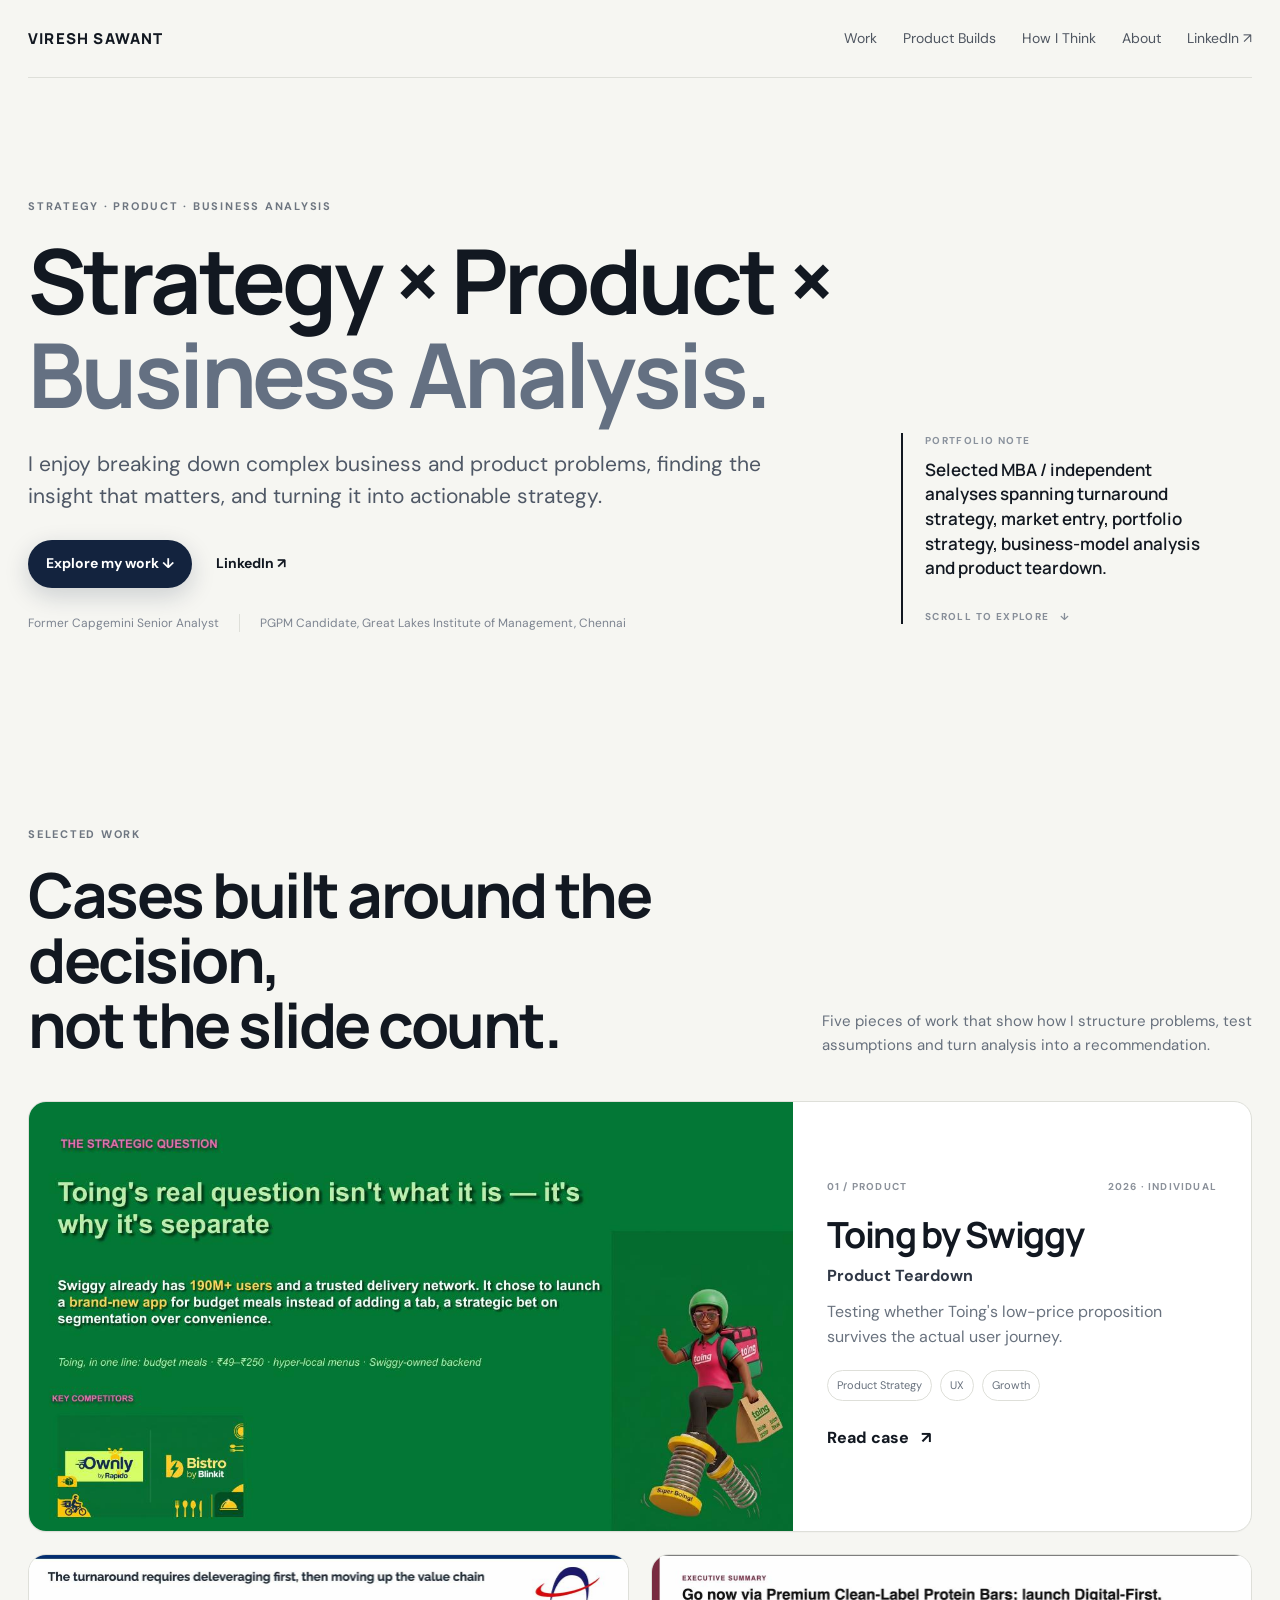
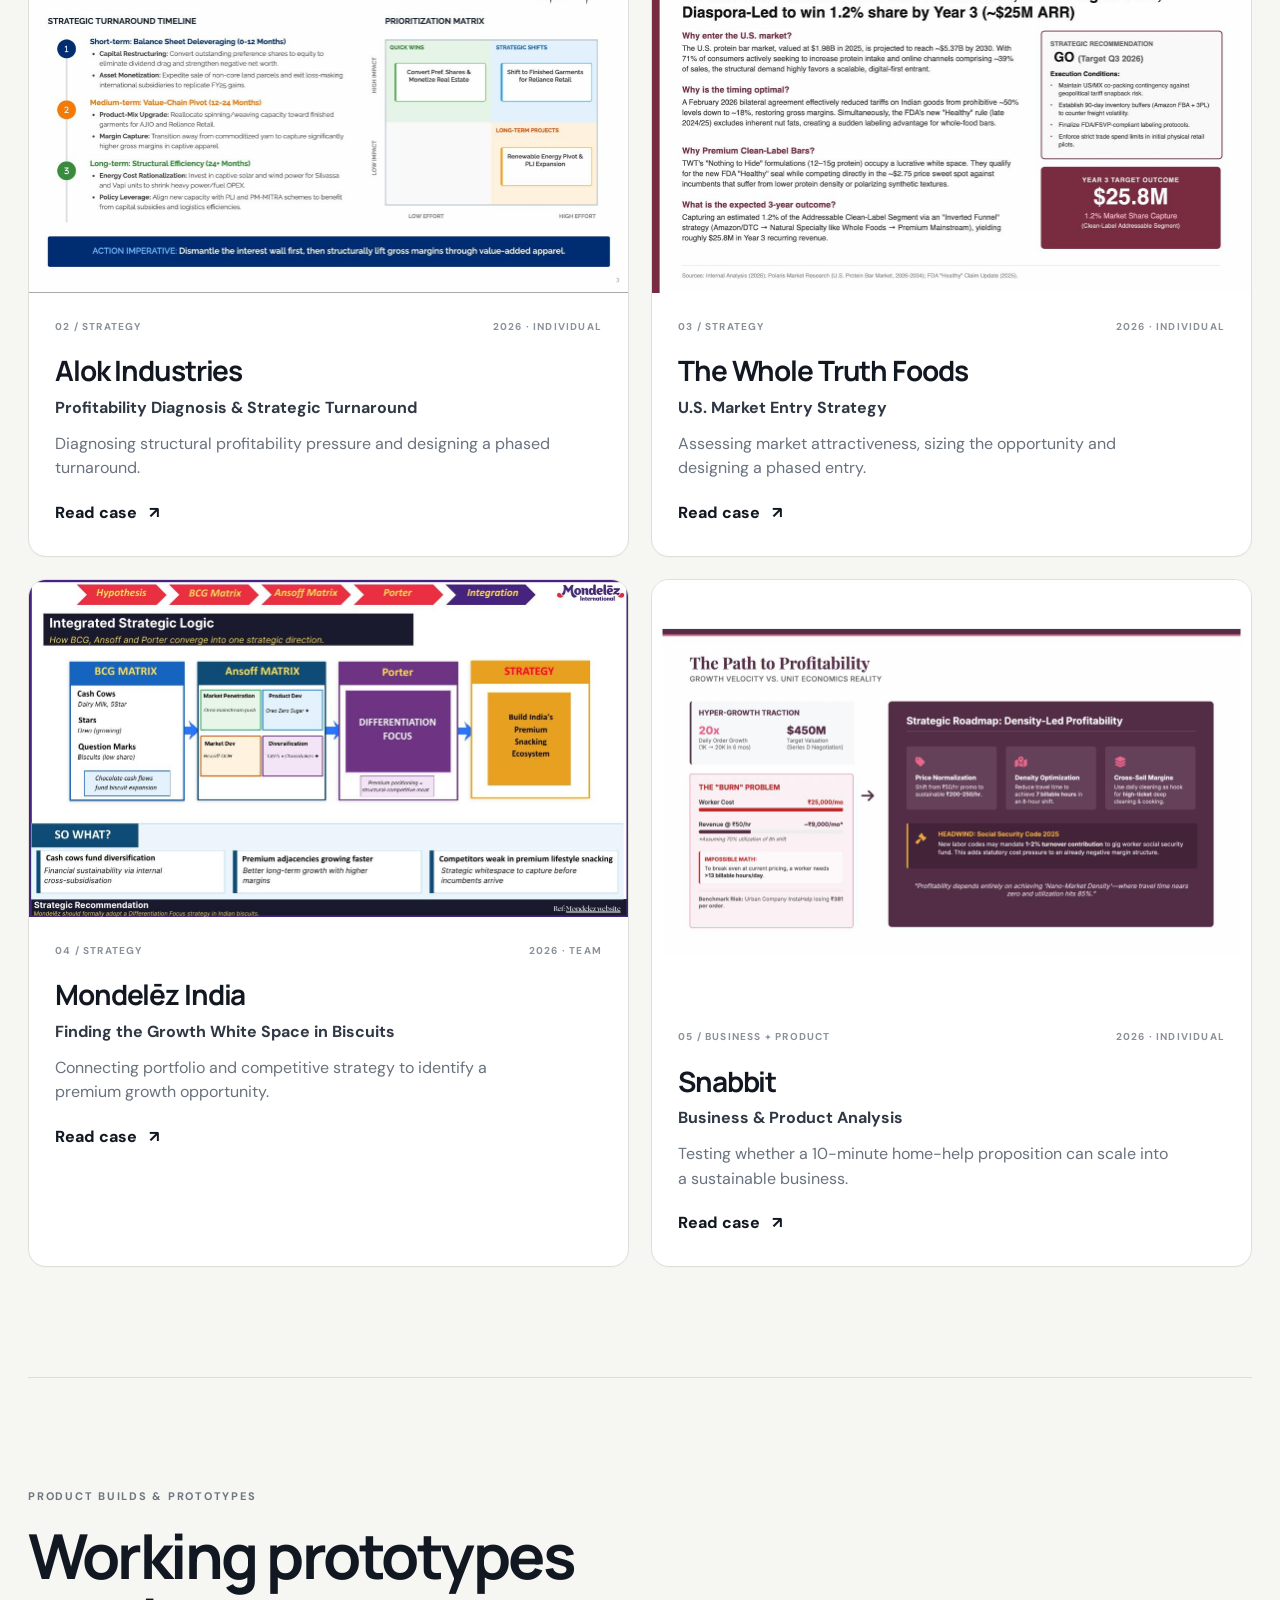
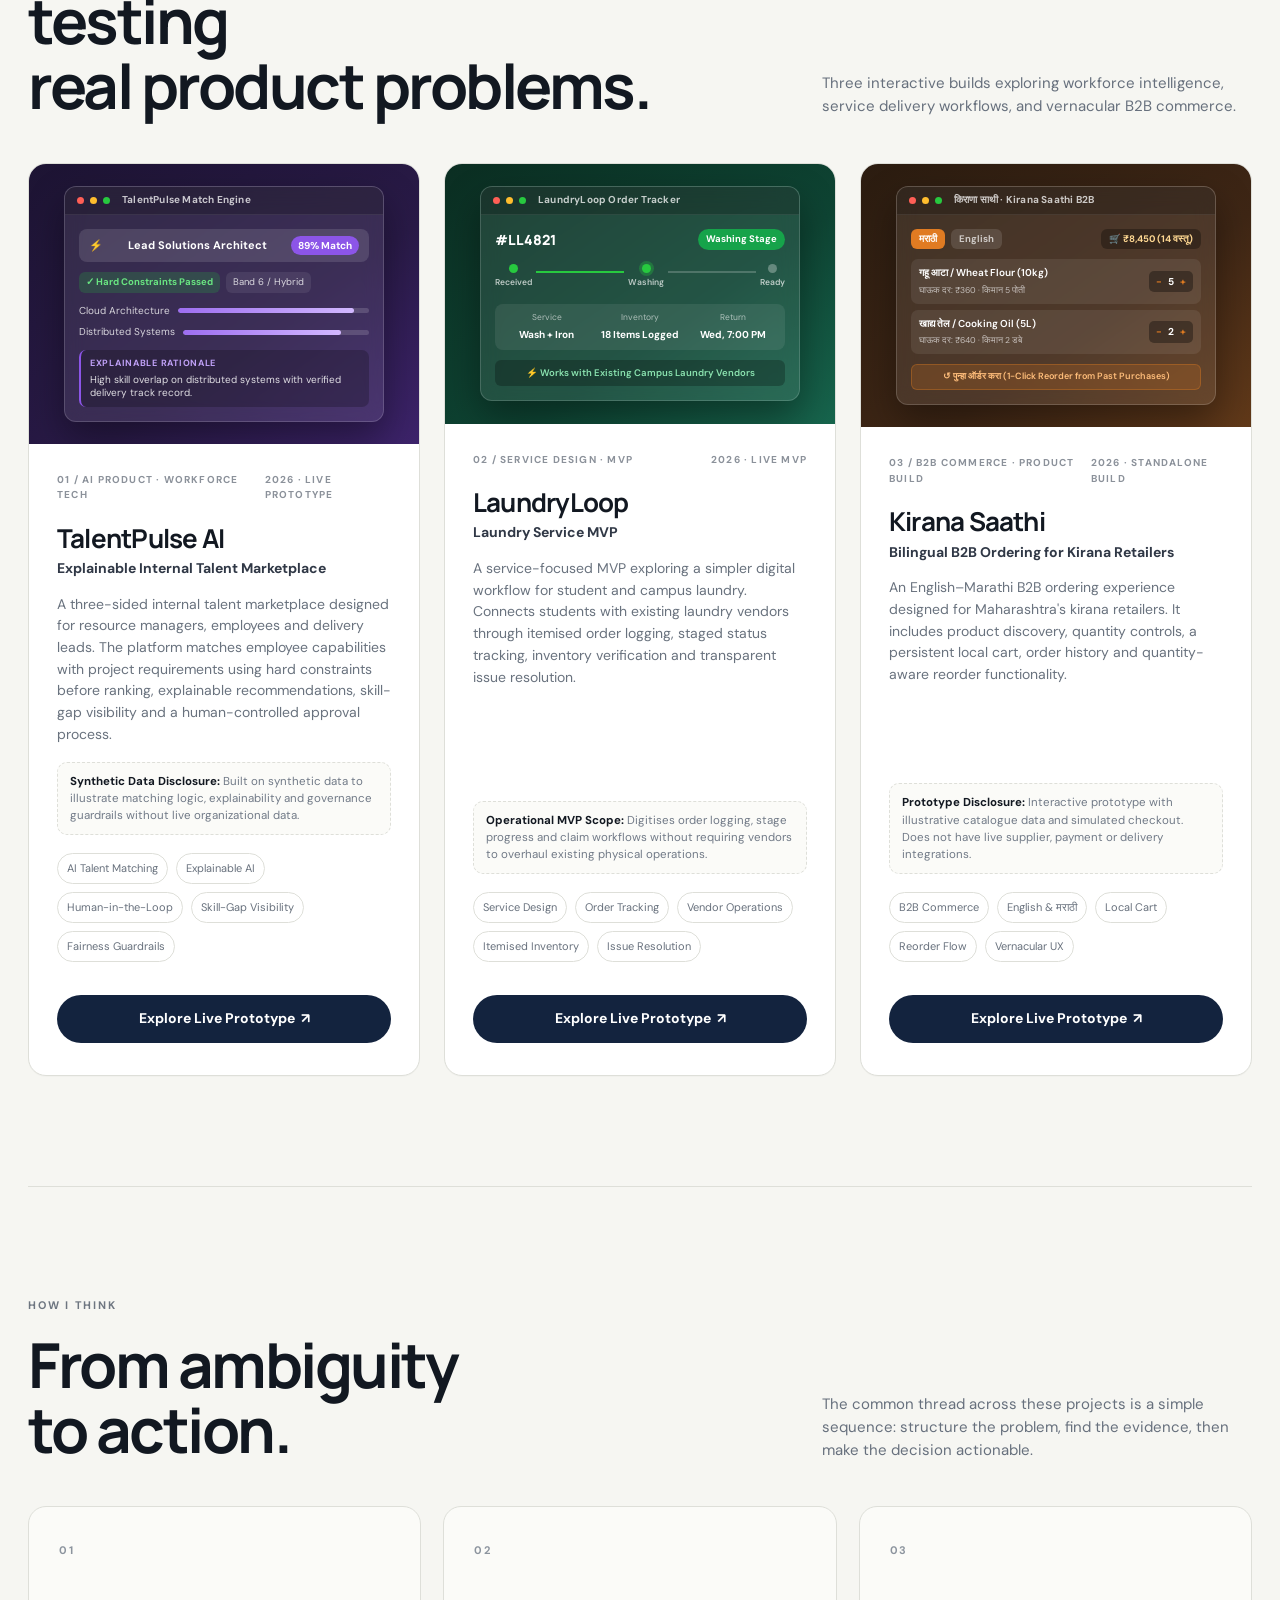
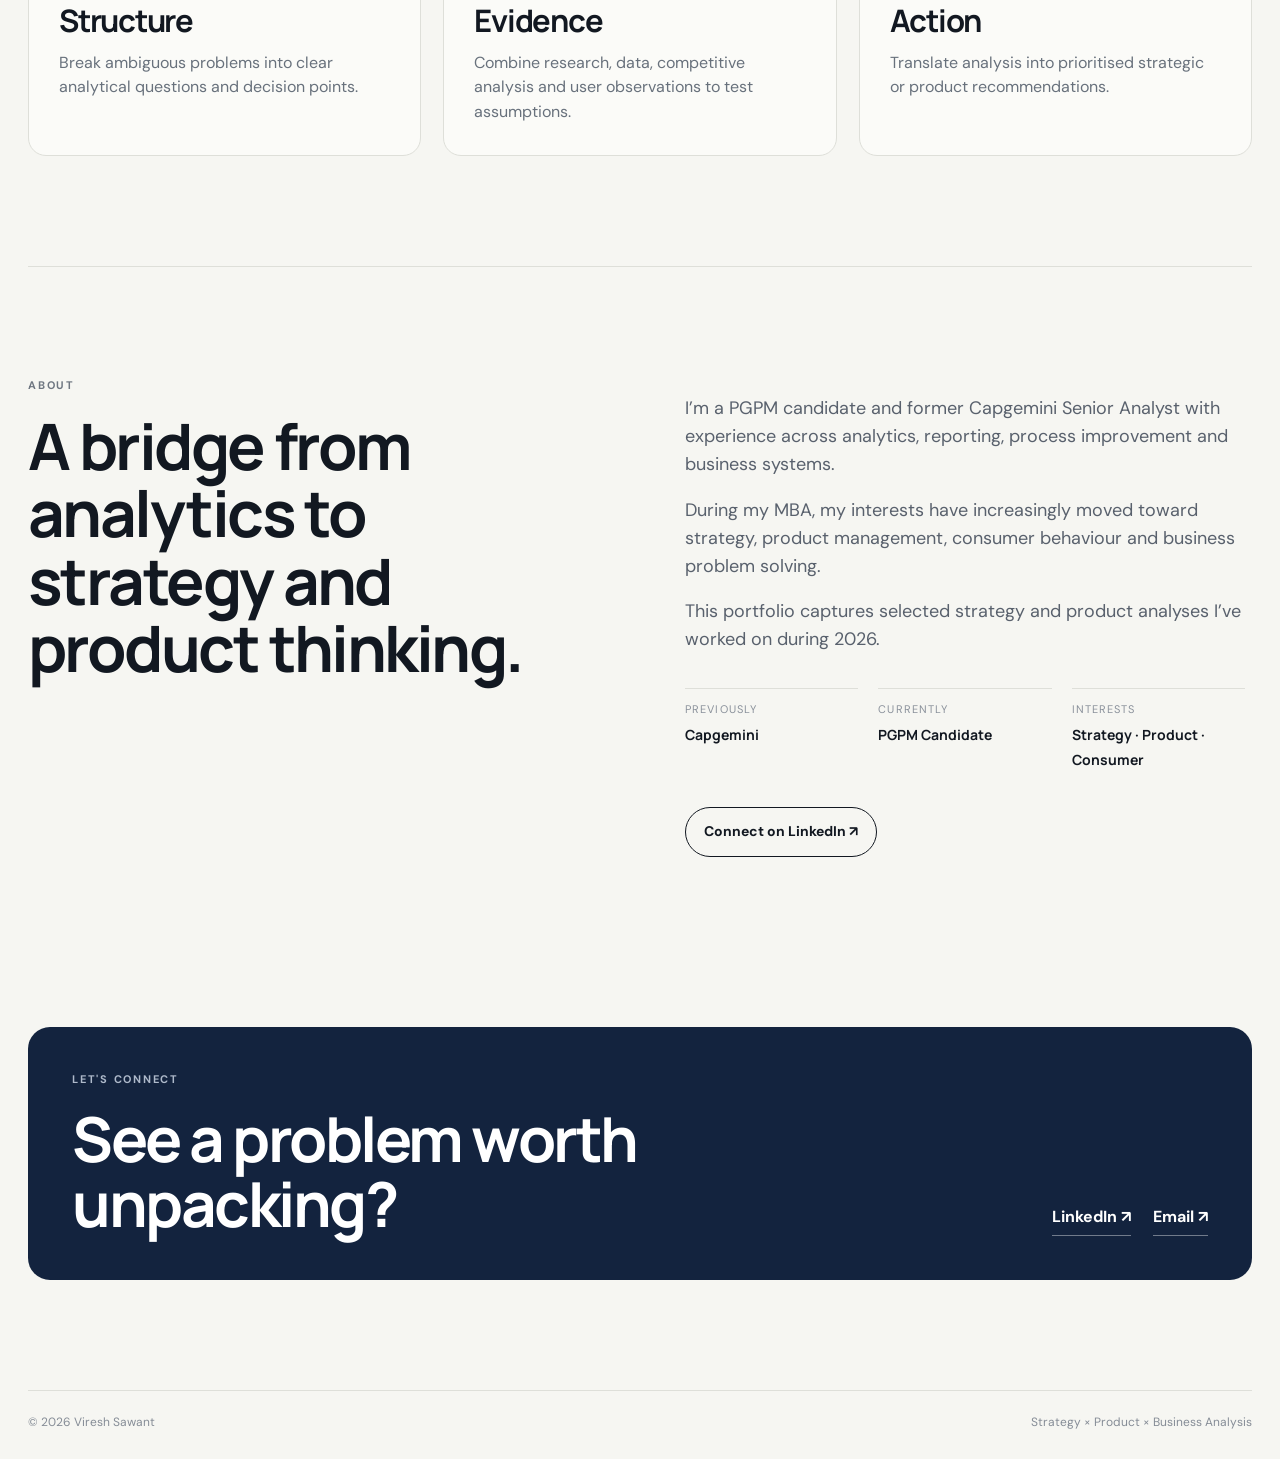
<file: index.html>
<!doctype html>
<html lang="en">
<head>
  <meta charset="utf-8" />
  <meta name="viewport" content="width=device-width, initial-scale=1" />
  <meta name="description" content="Strategy, product and business analysis portfolio of Viresh Sawant — former Capgemini Senior Analyst and PGPM candidate." />
  <meta name="theme-color" content="#101827" />
  <title>Viresh Sawant | Strategy × Product</title>
  <link rel="preconnect" href="https://fonts.googleapis.com">
  <link rel="preconnect" href="https://fonts.gstatic.com" crossorigin>
  <link href="https://fonts.googleapis.com/css2?family=DM+Sans:wght@400;500;600;700&family=Manrope:wght@500;600;700;800&display=swap" rel="stylesheet">
  <link rel="stylesheet" href="style.css" />
</head>
<body>
  <div class="site-shell">
    <header class="nav">
      <a class="brand" href="#top" aria-label="Viresh Sawant home">VIRESH SAWANT</a>
      <nav class="nav-links" aria-label="Primary navigation">
        <a href="#work">Work</a>
        <a href="#builds">Product Builds</a>
        <a href="#approach">How I Think</a>
        <a href="#about">About</a>
        <a href="https://www.linkedin.com/in/vireshsawant01/" target="_blank" rel="noreferrer">LinkedIn ↗</a>
      </nav>
      <button class="nav-menu" aria-label="Open menu" aria-expanded="false">☰</button>
    </header>

    <main id="top">
      <section class="hero section">
        <div class="hero-copy reveal">
          <p class="eyebrow">STRATEGY · PRODUCT · BUSINESS ANALYSIS</p>
          <h1>Strategy × Product ×<br><span>Business Analysis.</span></h1>
          <p class="lede">I enjoy breaking down complex business and product problems, finding the insight that matters, and turning it into actionable strategy.</p>
          <div class="hero-actions">
            <a class="btn btn-primary" href="#work">Explore my work ↓</a>
            <a class="text-link" href="https://www.linkedin.com/in/vireshsawant01/" target="_blank" rel="noreferrer">LinkedIn ↗</a>
          </div>
          <div class="hero-meta">
            <span>Former Capgemini Senior Analyst</span>
            <span>PGPM Candidate, Great Lakes Institute of Management, Chennai</span>
          </div>
        </div>
        <div class="hero-note reveal">
          <div class="note-label">PORTFOLIO NOTE</div>
          <p>Selected MBA / independent analyses spanning turnaround strategy, market entry, portfolio strategy, business-model analysis and product teardown.</p>
          <div class="scroll-cue">SCROLL TO EXPLORE <span>↓</span></div>
        </div>
      </section>

      <section id="work" class="section work-section">
        <div class="section-head reveal">
          <div>
            <p class="eyebrow">SELECTED WORK</p>
            <h2>Cases built around the decision,<br>not the slide count.</h2>
          </div>
          <p class="section-intro">Five pieces of work that show how I structure problems, test assumptions and turn analysis into a recommendation.</p>
        </div>

        <div class="featured-card project-card reveal" data-project="toing">
          <div class="project-image-wrap accent-green">
            <img src="assets/toing-2.jpg" alt="Toing by Swiggy strategic question slide" loading="lazy" />
          </div>
          <div class="project-info">
            <div class="project-topline"><span>01 / PRODUCT</span><span>2026 · INDIVIDUAL</span></div>
            <h3>Toing by Swiggy</h3>
            <p class="project-title">Product Teardown</p>
            <p class="project-desc">Testing whether Toing's low-price proposition survives the actual user journey.</p>
            <div class="chips"><span>Product Strategy</span><span>UX</span><span>Growth</span></div>
            <button class="arrow-link project-open">Read case <span>↗</span></button>
          </div>
        </div>

        <div class="project-grid">
          <article class="project-card reveal" data-project="alok">
            <div class="project-image-wrap accent-blue"><img src="assets/alok-turnaround-4.jpg" alt="Alok Industries turnaround roadmap" loading="lazy" /></div>
            <div class="project-info compact">
              <div class="project-topline"><span>02 / STRATEGY</span><span>2026 · INDIVIDUAL</span></div>
              <h3>Alok Industries</h3>
              <p class="project-title">Profitability Diagnosis &amp; Strategic Turnaround</p>
              <p class="project-desc">Diagnosing structural profitability pressure and designing a phased turnaround.</p>
              <button class="arrow-link project-open">Read case <span>↗</span></button>
            </div>
          </article>

          <article class="project-card reveal" data-project="twt">
            <div class="project-image-wrap accent-burgundy"><img src="assets/twt-exec-2.jpg" alt="The Whole Truth Foods U.S. market entry executive summary" loading="lazy" /></div>
            <div class="project-info compact">
              <div class="project-topline"><span>03 / STRATEGY</span><span>2026 · INDIVIDUAL</span></div>
              <h3>The Whole Truth Foods</h3>
              <p class="project-title">U.S. Market Entry Strategy</p>
              <p class="project-desc">Assessing market attractiveness, sizing the opportunity and designing a phased entry.</p>
              <button class="arrow-link project-open">Read case <span>↗</span></button>
            </div>
          </article>

          <article class="project-card reveal" data-project="mondelez">
            <div class="project-image-wrap accent-purple"><img src="assets/mondelez-6.jpg" alt="Mondelēz India integrated strategic logic" loading="lazy" /></div>
            <div class="project-info compact">
              <div class="project-topline"><span>04 / STRATEGY</span><span>2026 · TEAM</span></div>
              <h3>Mondelēz India</h3>
              <p class="project-title">Finding the Growth White Space in Biscuits</p>
              <p class="project-desc">Connecting portfolio and competitive strategy to identify a premium growth opportunity.</p>
              <button class="arrow-link project-open">Read case <span>↗</span></button>
            </div>
          </article>

          <article class="project-card reveal" data-project="snabbit">
            <div class="project-image-wrap accent-plum"><img src="assets/snabbit-7.jpg" alt="Snabbit path to profitability" loading="lazy" /></div>
            <div class="project-info compact">
              <div class="project-topline"><span>05 / BUSINESS + PRODUCT</span><span>2026 · INDIVIDUAL</span></div>
              <h3>Snabbit</h3>
              <p class="project-title">Business &amp; Product Analysis</p>
              <p class="project-desc">Testing whether a 10-minute home-help proposition can scale into a sustainable business.</p>
              <button class="arrow-link project-open">Read case <span>↗</span></button>
            </div>
          </article>
        </div>
      </section>

      <section id="builds" class="section builds-section">
        <div class="section-head reveal">
          <div>
            <p class="eyebrow">PRODUCT BUILDS &amp; PROTOTYPES</p>
            <h2>Working prototypes testing<br>real product problems.</h2>
          </div>
          <p class="section-intro">Three interactive builds exploring workforce intelligence, service delivery workflows, and vernacular B2B commerce.</p>
        </div>

        <div class="builds-grid">
          <article class="build-card reveal">
            <div class="build-thumb thumb-talentpulse" aria-hidden="true">
              <div class="thumb-ui">
                <div class="thumb-ui-header">
                  <span class="thumb-dot red"></span>
                  <span class="thumb-dot yellow"></span>
                  <span class="thumb-dot green"></span>
                  <span class="thumb-ui-title">TalentPulse Match Engine</span>
                </div>
                <div class="thumb-ui-body">
                  <div class="thumb-role-pill">
                    <span class="role-icon">⚡</span>
                    <span class="role-name">Lead Solutions Architect</span>
                    <span class="role-match">89% Match</span>
                  </div>
                  <div class="thumb-constraint-row">
                    <span class="constraint-badge ok">✓ Hard Constraints Passed</span>
                    <span class="constraint-badge">Band 6 / Hybrid</span>
                  </div>
                  <div class="thumb-bar-list">
                    <div class="thumb-bar-item">
                      <span>Cloud Architecture</span>
                      <div class="thumb-bar-track"><div class="thumb-bar-fill fill-purple" style="width: 92%"></div></div>
                    </div>
                    <div class="thumb-bar-item">
                      <span>Distributed Systems</span>
                      <div class="thumb-bar-track"><div class="thumb-bar-fill fill-purple" style="width: 85%"></div></div>
                    </div>
                  </div>
                  <div class="thumb-explain-box">
                    <span class="explain-label">Explainable Rationale</span>
                    <p class="explain-text">High skill overlap on distributed systems with verified delivery track record.</p>
                  </div>
                </div>
              </div>
            </div>
            <div class="build-info">
              <div class="project-topline">
                <span>01 / AI PRODUCT · WORKFORCE TECH</span>
                <span>2026 · LIVE PROTOTYPE</span>
              </div>
              <h3>TalentPulse AI</h3>
              <p class="build-subtitle">Explainable Internal Talent Marketplace</p>
              <p class="build-desc">A three-sided internal talent marketplace designed for resource managers, employees and delivery leads. The platform matches employee capabilities with project requirements using hard constraints before ranking, explainable recommendations, skill-gap visibility and a human-controlled approval process.</p>
              <div class="build-note">
                <strong>Synthetic Data Disclosure:</strong> Built on synthetic data to illustrate matching logic, explainability and governance guardrails without live organizational data.
              </div>
              <div class="chips">
                <span>AI Talent Matching</span>
                <span>Explainable AI</span>
                <span>Human-in-the-Loop</span>
                <span>Skill-Gap Visibility</span>
                <span>Fairness Guardrails</span>
              </div>
              <div class="build-actions">
                <a class="btn btn-primary build-btn" href="https://talentplusai.netlify.app" target="_blank" rel="noreferrer">
                  Explore Live Prototype <span>↗</span>
                </a>
              </div>
            </div>
          </article>

          <article class="build-card reveal">
            <div class="build-thumb thumb-laundryloop" aria-hidden="true">
              <div class="thumb-ui">
                <div class="thumb-ui-header">
                  <span class="thumb-dot red"></span>
                  <span class="thumb-dot yellow"></span>
                  <span class="thumb-dot green"></span>
                  <span class="thumb-ui-title">LaundryLoop Order Tracker</span>
                </div>
                <div class="thumb-ui-body">
                  <div class="thumb-order-head">
                    <span class="order-id">#LL4821</span>
                    <span class="order-status-pill">Washing Stage</span>
                  </div>
                  <div class="thumb-timeline">
                    <div class="timeline-step done">
                      <span class="step-dot"></span>
                      <span class="step-label">Received</span>
                    </div>
                    <div class="timeline-line done"></div>
                    <div class="timeline-step current">
                      <span class="step-dot"></span>
                      <span class="step-label">Washing</span>
                    </div>
                    <div class="timeline-line"></div>
                    <div class="timeline-step">
                      <span class="step-dot"></span>
                      <span class="step-label">Ready</span>
                    </div>
                  </div>
                  <div class="thumb-loop-details">
                    <div class="loop-detail-item">
                      <span class="detail-label">Service</span>
                      <strong>Wash + Iron</strong>
                    </div>
                    <div class="loop-detail-item">
                      <span class="detail-label">Inventory</span>
                      <strong>18 Items Logged</strong>
                    </div>
                    <div class="loop-detail-item">
                      <span class="detail-label">Return</span>
                      <strong>Wed, 7:00 PM</strong>
                    </div>
                  </div>
                  <div class="thumb-vendor-badge">
                    <span>⚡ Works with Existing Campus Laundry Vendors</span>
                  </div>
                </div>
              </div>
            </div>
            <div class="build-info">
              <div class="project-topline">
                <span>02 / SERVICE DESIGN · MVP</span>
                <span>2026 · LIVE MVP</span>
              </div>
              <h3>LaundryLoop</h3>
              <p class="build-subtitle">Laundry Service MVP</p>
              <p class="build-desc">A service-focused MVP exploring a simpler digital workflow for student and campus laundry. Connects students with existing laundry vendors through itemised order logging, staged status tracking, inventory verification and transparent issue resolution.</p>
              <div class="build-note">
                <strong>Operational MVP Scope:</strong> Digitises order logging, stage progress and claim workflows without requiring vendors to overhaul existing physical operations.
              </div>
              <div class="chips">
                <span>Service Design</span>
                <span>Order Tracking</span>
                <span>Vendor Operations</span>
                <span>Itemised Inventory</span>
                <span>Issue Resolution</span>
              </div>
              <div class="build-actions">
                <a class="btn btn-primary build-btn" href="https://laundryloop-mvp-plat-eap2.bolt.host" target="_blank" rel="noreferrer">
                  Explore Live Prototype <span>↗</span>
                </a>
              </div>
            </div>
          </article>

          <article class="build-card reveal">
            <div class="build-thumb thumb-kiranasaathi" aria-hidden="true">
              <div class="thumb-ui">
                <div class="thumb-ui-header">
                  <span class="thumb-dot red"></span>
                  <span class="thumb-dot yellow"></span>
                  <span class="thumb-dot green"></span>
                  <span class="thumb-ui-title">किराणा साथी · Kirana Saathi B2B</span>
                </div>
                <div class="thumb-ui-body">
                  <div class="thumb-lang-bar">
                    <span class="lang-pill active">मराठी</span>
                    <span class="lang-pill">English</span>
                    <span class="cart-pill">🛒 ₹8,450 (14 वस्तू)</span>
                  </div>
                  <div class="thumb-kirana-items">
                    <div class="kirana-item-row">
                      <div class="item-text">
                        <strong>गहू आटा / Wheat Flour (10kg)</strong>
                        <span>घाऊक दर: ₹360 · किमान 5 पोती</span>
                      </div>
                      <div class="item-qty">
                        <span>-</span><b>5</b><span>+</span>
                      </div>
                    </div>
                    <div class="kirana-item-row">
                      <div class="item-text">
                        <strong>खाद्य तेल / Cooking Oil (5L)</strong>
                        <span>घाऊक दर: ₹640 · किमान 2 डबे</span>
                      </div>
                      <div class="item-qty">
                        <span>-</span><b>2</b><span>+</span>
                      </div>
                    </div>
                  </div>
                  <div class="thumb-reorder-banner">
                    <span>↺ पुन्हा ऑर्डर करा (1-Click Reorder from Past Purchases)</span>
                  </div>
                </div>
              </div>
            </div>
            <div class="build-info">
              <div class="project-topline">
                <span>03 / B2B COMMERCE · PRODUCT BUILD</span>
                <span>2026 · STANDALONE BUILD</span>
              </div>
              <h3>Kirana Saathi</h3>
              <p class="build-subtitle">Bilingual B2B Ordering for Kirana Retailers</p>
              <p class="build-desc">An English–Marathi B2B ordering experience designed for Maharashtra's kirana retailers. It includes product discovery, quantity controls, a persistent local cart, order history and quantity-aware reorder functionality.</p>
              <div class="build-note">
                <strong>Prototype Disclosure:</strong> Interactive prototype with illustrative catalogue data and simulated checkout. Does not have live supplier, payment or delivery integrations.
              </div>
              <div class="chips">
                <span>B2B Commerce</span>
                <span>English &amp; मराठी</span>
                <span>Local Cart</span>
                <span>Reorder Flow</span>
                <span>Vernacular UX</span>
              </div>
              <div class="build-actions">
                <a class="btn btn-primary build-btn" href="kirana-saathi.html">
                  Explore Live Prototype <span>↗</span>
                </a>
              </div>
            </div>
          </article>
        </div>
      </section>

      <section id="approach" class="section approach-section">
        <div class="section-head reveal">
          <div>
            <p class="eyebrow">HOW I THINK</p>
            <h2>From ambiguity<br>to action.</h2>
          </div>
          <p class="section-intro">The common thread across these projects is a simple sequence: structure the problem, find the evidence, then make the decision actionable.</p>
        </div>
        <div class="approach-grid">
          <div class="approach-card reveal"><span>01</span><h3>Structure</h3><p>Break ambiguous problems into clear analytical questions and decision points.</p></div>
          <div class="approach-card reveal"><span>02</span><h3>Evidence</h3><p>Combine research, data, competitive analysis and user observations to test assumptions.</p></div>
          <div class="approach-card reveal"><span>03</span><h3>Action</h3><p>Translate analysis into prioritised strategic or product recommendations.</p></div>
        </div>
      </section>

      <section id="about" class="section about-section">
        <div class="about-grid">
          <div class="about-title reveal"><p class="eyebrow">ABOUT</p><h2>A bridge from analytics to strategy and product thinking.</h2></div>
          <div class="about-copy reveal">
            <p>I’m a PGPM candidate and former Capgemini Senior Analyst with experience across analytics, reporting, process improvement and business systems.</p>
            <p>During my MBA, my interests have increasingly moved toward strategy, product management, consumer behaviour and business problem solving.</p>
            <p>This portfolio captures selected strategy and product analyses I’ve worked on during 2026.</p>
            <div class="about-facts">
              <div><span>Previously</span><strong>Capgemini</strong></div>
              <div><span>Currently</span><strong>PGPM Candidate</strong></div>
              <div><span>Interests</span><strong>Strategy · Product · Consumer</strong></div>
            </div>
            <a class="btn btn-outline" href="https://www.linkedin.com/in/vireshsawant01/" target="_blank" rel="noreferrer">Connect on LinkedIn ↗</a>
          </div>
        </div>
      </section>

      <section class="section contact-section">
        <div class="contact-panel reveal">
          <div>
            <p class="eyebrow">LET'S CONNECT</p>
            <h2>See a problem worth unpacking?</h2>
          </div>
          <div class="contact-links">
            <a href="https://www.linkedin.com/in/vireshsawant01/" target="_blank" rel="noreferrer">LinkedIn ↗</a>
            <a href="mailto:vireshsawant01@gmail.com">Email ↗</a>
          </div>
        </div>
      </section>
    </main>

    <footer class="footer">
      <div>© 2026 Viresh Sawant</div>
      <div>Strategy × Product × Business Analysis</div>
    </footer>
  </div>

  <div class="modal" id="case-modal" aria-hidden="true">
    <div class="modal-backdrop"></div>
    <div class="modal-panel" role="dialog" aria-modal="true" aria-labelledby="modal-title">
      <button class="modal-close" aria-label="Close case study">×</button>
      <div id="modal-content"></div>
    </div>
  </div>

  <script src="script.js"></script>
</body>
</html>
</file>
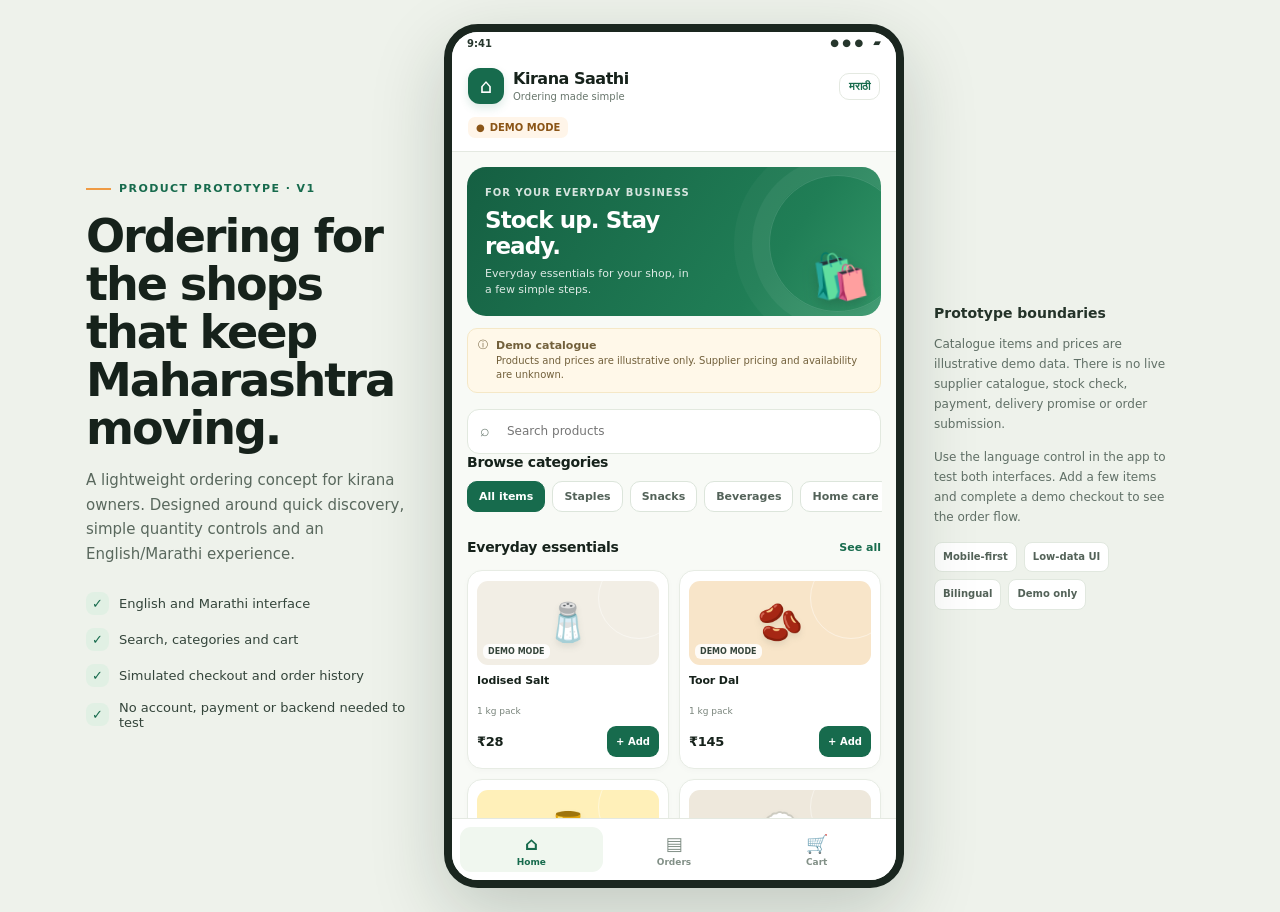
<file: kirana-saathi.html>
<!doctype html>
<html lang="en">
<head>
<meta charset="utf-8" />
<meta name="viewport" content="width=device-width, initial-scale=1, viewport-fit=cover" />
<meta name="theme-color" content="#f6f8f4" />
<title>Kirana Saathi — Ordering Prototype</title>
<style>
  :root{--green:#176b4d;--green-dark:#10553b;--green-soft:#e5f3e8;--mint:#f4faf4;--ink:#16221b;--muted:#68766c;--line:#e4e9e1;--paper:#fff;--orange:#ef9b44;--danger:#bc4444;--shadow:0 10px 28px rgba(27,58,38,.08)}
  *{box-sizing:border-box}
  html,body{margin:0;min-height:100%;font-family:Inter,ui-sans-serif,system-ui,-apple-system,BlinkMacSystemFont,"Segoe UI",sans-serif;color:var(--ink);background:#eef2eb}
  button,input,textarea{font:inherit}
  button{cursor:pointer}
  button:focus-visible,input:focus-visible,textarea:focus-visible{outline:3px solid #8dc9a7;outline-offset:2px}
  .shell{max-width:1180px;min-height:100dvh;margin:0 auto;display:grid;grid-template-columns:minmax(260px,1fr) minmax(360px,460px) minmax(230px,.8fr);gap:30px;align-items:center;padding:24px}
  .intro{align-self:center;padding:8px 0 8px 12px}
  .eyebrow{font-size:11px;letter-spacing:.13em;text-transform:uppercase;font-weight:800;color:var(--green);display:flex;gap:8px;align-items:center}
  .eyebrow:before{content:"";width:25px;height:2px;background:var(--orange);display:block}
  .intro h1{font-size:clamp(30px,3.6vw,47px);line-height:1.04;letter-spacing:-.045em;margin:18px 0 15px;max-width:450px}
  .intro p{font-size:15px;line-height:1.65;color:#59685d;max-width:405px;margin:0}
  .feature-points{padding:0;list-style:none;margin:25px 0 0;display:grid;gap:13px;color:#33443a;font-size:13px}
  .feature-points li{display:flex;gap:10px;align-items:center}
  .tick{width:23px;height:23px;background:#e1f0e4;border-radius:8px;display:inline-grid;place-items:center;color:var(--green);font-weight:900;flex:none}
  .phone-wrap{position:relative;width:100%;max-width:460px;justify-self:center}
  .phone{height:min(880px,calc(100dvh - 36px));min-height:650px;border:8px solid #1a261f;border-radius:34px;background:#f8faf6;overflow:hidden;box-shadow:0 25px 75px rgba(15,42,26,.2);position:relative;display:flex;flex-direction:column}
  .statusbar{height:22px;flex:none;display:flex;justify-content:space-between;align-items:center;padding:0 15px;font-size:10px;font-weight:800;background:#fff;color:#26362c}
  .app-top{background:#fff;padding:14px 16px 13px;border-bottom:1px solid var(--line);flex:none}
  .brand-row{display:flex;align-items:center;justify-content:space-between;gap:8px}
  .brand{display:flex;align-items:center;gap:9px;min-width:0}
  .brand-mark{width:36px;height:36px;display:grid;place-items:center;background:var(--green);color:#fff;border-radius:12px;font-size:20px;box-shadow:0 4px 8px #176b4d25;flex:none}
  .brand-name{font-size:16px;font-weight:850;letter-spacing:-.03em;line-height:1.1}
  .brand-sub{font-size:10px;color:var(--muted);margin-top:3px}
  .lang-switch{border:1px solid var(--line);border-radius:10px;padding:6px 9px;font-size:11px;font-weight:800;background:#fff;color:var(--green);white-space:nowrap}
  .notice-pill{display:inline-flex;align-items:center;gap:5px;padding:5px 8px;background:#fff5e9;color:#8b5517;border-radius:7px;font-size:10px;font-weight:800;margin-top:13px}
  .screen{flex:1;overflow-y:auto;overscroll-behavior:contain;padding:15px 15px 22px;scrollbar-width:thin;scrollbar-color:#cbd8cc transparent}
  .screen::-webkit-scrollbar{width:4px}.screen::-webkit-scrollbar-thumb{background:#cbd8cc;border-radius:20px}
  .hero{position:relative;overflow:hidden;background:linear-gradient(125deg,#155f42 0%,#207e56 72%,#329567 100%);border-radius:19px;padding:20px 18px 18px;color:#fff;min-height:145px}
  .hero:before{content:"";width:135px;height:135px;border:1px solid #ffffff22;position:absolute;border-radius:50%;right:-25px;top:8px;box-shadow:0 0 0 17px #ffffff0d,0 0 0 35px #ffffff08}
  .hero .kicker{font-size:10px;text-transform:uppercase;font-weight:850;letter-spacing:.1em;opacity:.82;position:relative}
  .hero h2{font-size:23px;line-height:1.13;max-width:230px;letter-spacing:-.04em;margin:9px 0 7px;position:relative}
  .hero p{font-size:11px;line-height:1.45;max-width:205px;margin:0;opacity:.85;position:relative}
  .hero-art{position:absolute;right:13px;bottom:13px;font-size:46px;filter:drop-shadow(0 5px 7px #103b2b4a);transform:rotate(-7deg)}
  .demo-note{display:flex;align-items:flex-start;gap:8px;color:#72603b;background:#fff8e9;border:1px solid #f5e8c7;border-radius:10px;padding:9px 10px;margin:12px 0 16px;font-size:10px;line-height:1.45}
  .demo-note b{font-size:11px}
  .search{position:relative;margin:0 0 17px}
  .search .search-icon{position:absolute;left:13px;top:50%;transform:translateY(-50%);font-size:16px;color:#718077}
  .search input{width:100%;height:45px;border:1px solid #e2e9df;background:#fff;border-radius:12px;padding:0 13px 0 39px;font-size:12px;color:var(--ink)}
  .section-head{display:flex;align-items:center;justify-content:space-between;margin:0 0 10px}
  .section-head h3{font-size:14px;letter-spacing:-.02em;margin:0;font-weight:850}
  .text-button{border:0;background:none;color:var(--green);font-size:11px;font-weight:800;padding:6px 0}
  .categories{display:flex;gap:7px;overflow-x:auto;margin:0 -1px 19px;padding:1px 1px 4px;scrollbar-width:none}
  .categories::-webkit-scrollbar{display:none}
  .cat-btn{white-space:nowrap;border:1px solid #dce5db;background:#fff;color:#536259;border-radius:10px;padding:8px 11px;font-size:11px;font-weight:750}
  .cat-btn.active{background:var(--green);border-color:var(--green);color:#fff}
  .product-grid{display:grid;grid-template-columns:repeat(2,minmax(0,1fr));gap:10px}
  .product-card{min-width:0;background:#fff;border:1px solid #e7ece4;border-radius:15px;padding:10px 9px 11px;display:flex;flex-direction:column;box-shadow:0 2px 6px rgba(28,50,32,.025)}
  .product-art{height:84px;border-radius:11px;display:grid;place-items:center;position:relative;overflow:hidden;margin-bottom:9px}
  .product-art:before{content:"";position:absolute;width:80px;height:80px;border:1px solid #ffffff70;border-radius:50%;right:-21px;top:-24px}
  .product-emoji{font-size:37px;filter:drop-shadow(0 4px 3px #24322618);z-index:1}
  .stock-chip{position:absolute;bottom:6px;left:6px;border-radius:6px;background:#ffffffdb;color:#34443a;font-size:8px;padding:3px 5px;font-weight:800;z-index:1}
  .product-name{font-weight:800;font-size:11px;line-height:1.3;min-height:29px;letter-spacing:-.01em}
  .product-size{font-size:9px;color:#79847b;margin-top:3px}
  .product-bottom{display:flex;justify-content:space-between;gap:5px;align-items:center;margin-top:10px}
  .price{font-size:13px;font-weight:900;letter-spacing:-.02em;white-space:nowrap}
  .add-btn{border:0;background:var(--green);color:#fff;border-radius:9px;min-height:31px;padding:0 9px;font-size:10px;font-weight:850;white-space:nowrap}
  .stepper{display:flex;align-items:center;gap:7px;background:#e7f3e9;border-radius:9px;padding:3px;color:var(--green);font-size:11px;font-weight:900}
  .stepper button{width:25px;height:25px;border:0;background:#fff;border-radius:7px;color:var(--green);font-weight:900;font-size:16px;line-height:1}
  .empty-state{background:#fff;border:1px dashed #d8e3d7;border-radius:16px;padding:28px 18px;text-align:center;color:var(--muted)}
  .empty-icon{font-size:38px;margin-bottom:8px}.empty-state h3{margin:0 0 6px;font-size:15px;color:var(--ink)}.empty-state p{font-size:11px;line-height:1.55;margin:0 auto 14px;max-width:230px}
  .primary-btn{width:100%;border:0;background:var(--green);color:#fff;border-radius:12px;padding:14px 15px;font-weight:850;font-size:12px;box-shadow:0 5px 12px #176b4d20}
  .secondary-btn{width:100%;border:1px solid #dce5db;background:#fff;color:var(--green);border-radius:12px;padding:12px;font-weight:850;font-size:12px}
  .cart-list{display:grid;gap:9px}
  .cart-line{background:#fff;border:1px solid var(--line);border-radius:13px;padding:10px;display:grid;grid-template-columns:48px minmax(0,1fr) auto;gap:9px;align-items:center}
  .cart-art{height:48px;border-radius:11px;display:grid;place-items:center;font-size:25px}
  .cart-name{font-size:11px;font-weight:850;line-height:1.25}.cart-unit{font-size:9px;color:var(--muted);margin-top:4px}.cart-price{font-size:11px;font-weight:900;text-align:right;margin-bottom:6px}
  .summary{border:1px solid var(--line);background:#fff;border-radius:14px;padding:14px;margin-top:14px}
  .summary h3{font-size:13px;margin:0 0 12px}.sum-row{display:flex;justify-content:space-between;gap:10px;color:#67756a;font-size:11px;margin:9px 0}.sum-row strong{color:var(--ink)}.sum-total{border-top:1px solid var(--line);padding-top:11px;margin-top:12px;font-size:13px;color:var(--ink);font-weight:900}
  .muted-copy{font-size:10px;line-height:1.55;color:var(--muted);margin:11px 0}
  .page-title{display:flex;align-items:center;gap:10px;margin:1px 0 15px}.back-btn{height:32px;width:32px;border:1px solid var(--line);border-radius:10px;background:#fff;color:var(--green);font-size:17px}.page-title h2{font-size:19px;letter-spacing:-.04em;margin:0}.page-subtitle{font-size:11px;color:var(--muted);line-height:1.45;margin:-8px 0 15px}
  .field{display:grid;gap:6px;margin:13px 0}.field label{font-size:11px;font-weight:850;color:#39493e}.field input,.field textarea{width:100%;border:1px solid #dfe7de;background:#fff;border-radius:10px;padding:11px 12px;font-size:12px;color:var(--ink)}.field textarea{min-height:67px;resize:vertical}.optional{color:var(--muted);font-weight:500}
  .info-panel{border-radius:12px;background:#f0f6ee;border:1px solid #dfebdb;padding:12px;font-size:10px;line-height:1.55;color:#405344;margin:14px 0}.info-panel strong{font-size:11px;display:block;margin-bottom:3px}
  .order-card{border:1px solid var(--line);border-radius:14px;background:#fff;padding:13px;margin-bottom:10px}.order-head{display:flex;justify-content:space-between;align-items:center;gap:8px}.order-id{font-size:11px;font-weight:900}.status-demo{font-size:9px;font-weight:850;color:#8b5b1d;background:#fff2dc;border-radius:6px;padding:5px 7px}.order-card p{font-size:10px;color:var(--muted);margin:9px 0}.order-bottom{display:flex;justify-content:space-between;font-size:11px;font-weight:800;border-top:1px solid var(--line);padding-top:10px}.order-actions{display:flex;align-items:center;gap:12px;flex-wrap:wrap;margin-top:5px}.reorder-btn{border:1px solid #c9dfcf;background:#eaf5ec;color:var(--green);border-radius:9px;min-height:30px;padding:5px 10px;font-size:10px;font-weight:850;white-space:nowrap}
  .success-mark{width:68px;height:68px;border-radius:23px;background:#dff1e3;color:var(--green);font-size:33px;display:grid;place-items:center;margin:15px auto}
  .success-title{text-align:center;font-size:22px;letter-spacing:-.04em;margin:0 0 8px}.success-copy{text-align:center;color:var(--muted);font-size:11px;line-height:1.6;max-width:280px;margin:0 auto 18px}
  .bottom-nav{flex:none;display:grid;grid-template-columns:repeat(3,1fr);padding:8px 8px calc(8px + env(safe-area-inset-bottom));background:#fff;border-top:1px solid var(--line)}
  .nav-btn{border:0;background:none;color:#829087;border-radius:11px;padding:7px 2px 5px;display:flex;flex-direction:column;align-items:center;gap:3px;font-size:9px;font-weight:800;position:relative}
  .nav-btn .nav-icon{font-size:18px;line-height:1.1}.nav-btn.active{color:var(--green);background:#f0f7ef}.nav-count{position:absolute;top:1px;left:calc(50% + 7px);background:var(--orange);color:#3e2a14;min-width:14px;height:14px;border-radius:7px;display:grid;place-items:center;font-size:8px;padding:0 3px}
  .toast{position:absolute;left:15px;right:15px;bottom:76px;z-index:5;background:#17271c;color:white;padding:12px 14px;border-radius:12px;font-size:11px;box-shadow:0 8px 28px #0002;animation:slidein .18s ease-out}
  @keyframes slidein{from{transform:translateY(8px);opacity:0}to{transform:translateY(0);opacity:1}}
  .side-note{align-self:center;max-width:245px;color:#617067;font-size:12px;line-height:1.65}
  .side-note h3{font-size:14px;color:#243329;margin:0 0 10px}.side-note p{margin:0 0 14px}.legend{display:flex;gap:7px;flex-wrap:wrap;margin-top:12px}.legend span{font-size:10px;font-weight:800;padding:6px 8px;background:#fff;border:1px solid #e1e8df;border-radius:8px;color:#536258}
  .hidden{display:none!important}
  @media(max-width:940px){.shell{grid-template-columns:minmax(320px,460px);justify-content:center;padding:12px}.intro,.side-note{display:none}.phone-wrap{max-width:460px;width:100%}.phone{height:min(890px,calc(100dvh - 24px));min-height:600px}}
  @media(max-width:480px){html,body{background:#f8faf6}.shell{padding:0;display:block}.phone-wrap{max-width:none}.phone{border:0;border-radius:0;height:100dvh;min-height:540px;box-shadow:none}.statusbar{padding-top:env(safe-area-inset-top);height:calc(22px + env(safe-area-inset-top))}.screen{padding:14px 14px 20px}.hero h2{font-size:22px}}
  @media(min-width:941px){.phone{height:min(880px,calc(100dvh - 36px))}}
</style>
</head>
<body>
<div class="shell">
  <aside class="intro">
    <div class="eyebrow" data-i18n="siteEyebrow">Product prototype · v1</div>
    <h1 data-i18n="siteTitle">Ordering for the shops that keep Maharashtra moving.</h1>
    <p data-i18n="siteDescription">A lightweight ordering concept for kirana owners. Designed around quick discovery, simple quantity controls and an English/Marathi experience.</p>
    <ul class="feature-points">
      <li><span class="tick">✓</span><span data-i18n="featureLang">English and Marathi interface</span></li>
      <li><span class="tick">✓</span><span data-i18n="featureSearch">Search, categories and cart</span></li>
      <li><span class="tick">✓</span><span data-i18n="featureCheckout">Simulated checkout and order history</span></li>
      <li><span class="tick">✓</span><span data-i18n="featureNoBackend">No account, payment or backend needed to test</span></li>
    </ul>
  </aside>
  <main class="phone-wrap">
    <div class="phone" role="application" aria-label="Kirana Saathi ordering prototype">
      <div class="statusbar"><span>9:41</span><span>● ● ●　▰</span></div>
      <header class="app-top">
        <div class="brand-row">
          <div class="brand"><div class="brand-mark">⌂</div><div><div class="brand-name" data-i18n="brand">Kirana Saathi</div><div class="brand-sub" data-i18n="brandSub">Ordering made simple</div></div></div>
          <button id="langToggle" class="lang-switch" aria-label="Switch language">मराठी</button>
        </div>
        <div class="notice-pill"><span>●</span><span data-i18n="demoBadge">DEMO MODE</span></div>
      </header>
      <div id="screen" class="screen" aria-live="polite"></div>
      <nav class="bottom-nav" aria-label="Main navigation">
        <button class="nav-btn active" data-page="home"><span class="nav-icon">⌂</span><span data-i18n="navHome">Home</span></button>
        <button class="nav-btn" data-page="orders"><span class="nav-icon">▤</span><span data-i18n="navOrders">Orders</span></button>
        <button class="nav-btn" data-page="cart"><span class="nav-icon">🛒</span><span data-i18n="navCart">Cart</span><span id="navCount" class="nav-count hidden">0</span></button>
      </nav>
      <div id="toast" class="toast hidden" role="status"></div>
    </div>
  </main>
  <aside class="side-note">
    <h3 data-i18n="boundariesTitle">Prototype boundaries</h3>
    <p data-i18n="boundariesText">Catalogue items and prices are illustrative demo data. There is no live supplier catalogue, stock check, payment, delivery promise or order submission.</p>
    <p data-i18n="boundariesTest">Use the language control in the app to test both interfaces. Add a few items and complete a demo checkout to see the order flow.</p>
    <div class="legend"><span data-i18n="tagMobile">Mobile-first</span><span data-i18n="tagLowData">Low-data UI</span><span data-i18n="tagBilingual">Bilingual</span><span data-i18n="tagDemo">Demo only</span></div>
  </aside>
</div>
<script>
(() => {
  const I18N = {
    en: {
      pageTitle:'Kirana Saathi — Ordering Prototype', siteEyebrow:'Product prototype · v1', siteTitle:'Ordering for the shops that keep Maharashtra moving.', siteDescription:'A lightweight ordering concept for kirana owners. Designed around quick discovery, simple quantity controls and an English/Marathi experience.', featureLang:'English and Marathi interface', featureSearch:'Search, categories and cart', featureCheckout:'Simulated checkout and order history', featureNoBackend:'No account, payment or backend needed to test', boundariesTitle:'Prototype boundaries', boundariesText:'Catalogue items and prices are illustrative demo data. There is no live supplier catalogue, stock check, payment, delivery promise or order submission.', boundariesTest:'Use the language control in the app to test both interfaces. Add a few items and complete a demo checkout to see the order flow.', tagMobile:'Mobile-first', tagLowData:'Low-data UI', tagBilingual:'Bilingual', tagDemo:'Demo only', phoneAria:'Kirana Saathi ordering prototype', languageAria:'Switch language', navAria:'Main navigation', backAria:'Back', decrease:'Decrease quantity', increase:'Increase quantity', cartFoot:'Delivery and other charges are not included.',
      brand:'Kirana Saathi', brandSub:'Ordering made simple', demoBadge:'DEMO MODE', navHome:'Home', navOrders:'Orders', navCart:'Cart',
      heroKicker:'For your everyday business', heroTitle:'Stock up. Stay ready.', heroText:'Everyday essentials for your shop, in a few simple steps.',
      demoNote:'Demo catalogue', demoNoteText:'Products and prices are illustrative only. Supplier pricing and availability are unknown.', search:'Search products', categories:'Browse categories', all:'All items', staples:'Staples', snacks:'Snacks', beverages:'Beverages', homecare:'Home care', personal:'Personal care', featured:'Everyday essentials', seeAll:'See all', add:'Add', added:'Added', perPack:'per pack', noResults:'No products found', noResultsText:'Try a different search or category.',
      cartTitle:'Your cart', cartSub:'Review quantities before checkout.', emptyCart:'Your cart is empty', emptyCartText:'Add a few everyday essentials to start a demo order.', browseProducts:'Browse products', orderSummary:'Order summary', subtotal:'Item subtotal', delivery:'Delivery', deliveryUnknown:'Unknown', total:'Estimated total', checkout:'Continue to checkout', remove:'Remove',
      checkoutTitle:'Review order', checkoutSub:'This is a simulation. Nothing will be ordered or charged.', storeName:'Shop name', optional:'(optional)', address:'Delivery address', addressPlaceholder:'Enter a sample address for this demo', required:'Required for this demo', checkoutNoticeTitle:'Payment & delivery not configured', checkoutNotice:'Actual payment methods, delivery coverage, fees and supplier confirmation are unknown and must be validated before launch.', placeDemo:'Place demo order', backToCart:'Back to cart', privacy:'Cart items are saved locally in this browser; your address is not sent to a server.',
      successTitle:'Demo order placed!', successText:'Your sample order has been created in this prototype only. No supplier has received it and no payment or delivery has been arranged.', orderId:'Demo order', viewOrders:'View order history', backHome:'Back to home', ordersTitle:'Order history', ordersSub:'Orders completed in this demo session.', noOrders:'No orders yet', noOrdersText:'Your demo orders will appear here after you complete checkout.', startOrder:'Start an order', demoStatus:'DEMO ONLY', items:'items', orderDetails:'Order details', newOrder:'Create another order', addressMissing:'Please enter a sample delivery address to continue.', addedToast:'Added to cart', updatedToast:'Cart updated', removedToast:'Item removed', languageChanged:'Language updated',
      catalogFoot:'Illustrative prices · Not supplier quotes', qty:'Qty', sampleAddress:'Demo address', reviewItems:'Review items', demoId:'KS-DEMO',
      reorder:'Reorder', reorderToast:'Items from this order were added to your cart. Review or edit quantities before checkout.', reorderUnavailable:'This order could not be reordered. Please try again.'
    },
    mr: {
      pageTitle:'किराणा साथी — ऑर्डर प्रोटोटाइप', siteEyebrow:'प्रोटोटाइप · आवृत्ती १', siteTitle:'महाराष्ट्रातील दुकानांसाठी सोपी ऑर्डर व्यवस्था.', siteDescription:'किराणा दुकानदारांसाठी सोपी ऑर्डर संकल्पना. वस्तू पटकन शोधा, प्रमाण निवडा आणि मराठी किंवा इंग्रजीत ऑर्डरचा सराव करा.', featureLang:'मराठी आणि इंग्रजी इंटरफेस', featureSearch:'शोध, प्रकार आणि कार्ट', featureCheckout:'डेमो चेकआउट आणि ऑर्डर इतिहास', featureNoBackend:'चाचणीसाठी खाते, पेमेंट किंवा बॅकएंडची गरज नाही', boundariesTitle:'प्रोटोटाइपच्या मर्यादा', boundariesText:'वस्तू आणि किमती केवळ डेमोसाठी आहेत. प्रत्यक्ष पुरवठादारांची यादी, साठा, पेमेंट, डिलिव्हरीची हमी किंवा ऑर्डर पाठवण्याची सुविधा नाही.', boundariesTest:'दोन्ही भाषा तपासण्यासाठी अॅपमधील भाषा बदला. काही वस्तू जोडा आणि डेमो चेकआउट पूर्ण करून पाहा.', tagMobile:'मोबाइलसाठी सोपे', tagLowData:'कमी डेटा वापर', tagBilingual:'द्विभाषिक', tagDemo:'फक्त डेमो', phoneAria:'किराणा साथी ऑर्डर प्रोटोटाइप', languageAria:'भाषा बदला', navAria:'मुख्य नेव्हिगेशन', backAria:'मागे', decrease:'प्रमाण कमी करा', increase:'प्रमाण वाढवा', cartFoot:'डिलिव्हरी आणि इतर शुल्क यात समाविष्ट नाहीत.',
      brand:'किराणा साथी', brandSub:'ऑर्डर करणे आता सोपे', demoBadge:'डेमो मोड', navHome:'मुख्यपृष्ठ', navOrders:'ऑर्डर्स', navCart:'कार्ट',
      heroKicker:'तुमच्या रोजच्या व्यवसायासाठी', heroTitle:'साठा भरा. तयार राहा.', heroText:'तुमच्या दुकानासाठी रोजच्या गरजेच्या वस्तू, काही सोप्या टप्प्यांत.',
      demoNote:'डेमो कॅटलॉग', demoNoteText:'वस्तू आणि किमती केवळ उदाहरणासाठी आहेत. पुरवठादारांच्या किमती आणि उपलब्धता अज्ञात आहेत.', search:'वस्तू शोधा', categories:'प्रकार निवडा', all:'सर्व वस्तू', staples:'धान्य व किराणा', snacks:'खाऊ', beverages:'पेय', homecare:'घराची स्वच्छता', personal:'वैयक्तिक निगा', featured:'रोजच्या गरजेच्या वस्तू', seeAll:'सर्व पहा', add:'जोडा', added:'जोडले', perPack:'प्रति पॅक', noResults:'वस्तू सापडल्या नाहीत', noResultsText:'दुसरा शब्द किंवा प्रकार निवडून पाहा.',
      cartTitle:'तुमचा कार्ट', cartSub:'पुढे जाण्यापूर्वी प्रमाण तपासा.', emptyCart:'तुमचा कार्ट रिकामा आहे', emptyCartText:'डेमो ऑर्डर सुरू करण्यासाठी काही वस्तू जोडा.', browseProducts:'वस्तू पाहा', orderSummary:'ऑर्डरचा सारांश', subtotal:'वस्तूंची बेरीज', delivery:'डिलिव्हरी', deliveryUnknown:'अज्ञात', total:'अंदाजे एकूण', checkout:'चेकआउटकडे जा', remove:'काढा',
      checkoutTitle:'ऑर्डर तपासा', checkoutSub:'हे फक्त प्रात्यक्षिक आहे. प्रत्यक्ष ऑर्डर किंवा पैसे आकारले जाणार नाहीत.', storeName:'दुकानाचे नाव', optional:'(पर्यायी)', address:'डिलिव्हरीचा पत्ता', addressPlaceholder:'या डेमोसाठी नमुना पत्ता लिहा', required:'या डेमोसाठी आवश्यक', checkoutNoticeTitle:'पेमेंट आणि डिलिव्हरी सेट केलेली नाही', checkoutNotice:'प्रत्यक्ष पेमेंट पद्धती, डिलिव्हरी क्षेत्र, शुल्क आणि पुरवठादाराची पुष्टी अज्ञात आहेत. सुरू करण्यापूर्वी त्यांची पडताळणी आवश्यक आहे.', placeDemo:'डेमो ऑर्डर द्या', backToCart:'कार्टकडे परत', privacy:'कार्टमधील वस्तू या ब्राउझरमध्ये स्थानिकरीत्या जतन होतात; तुमचा पत्ता सर्व्हरवर पाठवला जात नाही.',
      successTitle:'डेमो ऑर्डर तयार!', successText:'तुमची नमुना ऑर्डर फक्त या प्रोटोटाइपमध्ये तयार झाली आहे. कोणत्याही पुरवठादाराला ऑर्डर मिळालेली नाही; पेमेंट किंवा डिलिव्हरी ठरलेली नाही.', orderId:'डेमो ऑर्डर', viewOrders:'ऑर्डर इतिहास पाहा', backHome:'मुख्यपृष्ठावर जा', ordersTitle:'ऑर्डर इतिहास', ordersSub:'या डेमो सत्रात तयार झालेल्या ऑर्डर्स.', noOrders:'अजून ऑर्डर्स नाहीत', noOrdersText:'चेकआउट पूर्ण केल्यानंतर तुमच्या डेमो ऑर्डर्स येथे दिसतील.', startOrder:'ऑर्डर सुरू करा', demoStatus:'फक्त डेमो', items:'वस्तू', orderDetails:'ऑर्डर तपशील', newOrder:'आणखी ऑर्डर करा', addressMissing:'पुढे जाण्यासाठी नमुना डिलिव्हरी पत्ता लिहा.', addedToast:'कार्टमध्ये जोडले', updatedToast:'कार्ट अपडेट केला', removedToast:'वस्तू काढली', languageChanged:'भाषा बदलली',
      catalogFoot:'उदाहरणार्थ किमती · पुरवठादाराचे दर नाहीत', qty:'प्रमाण', sampleAddress:'नमुना पत्ता', reviewItems:'वस्तू तपासा', demoId:'KS-DEMO',
      reorder:'पुन्हा ऑर्डर करा', reorderToast:'या ऑर्डरमधील वस्तू तुमच्या कार्टमध्ये जोडल्या आहेत. चेकआउटपूर्वी प्रमाण तपासा किंवा बदला.', reorderUnavailable:'ही ऑर्डर पुन्हा करता आली नाही. कृपया पुन्हा प्रयत्न करा.'
    }
  };
  const products = [
    {id:'salt',name:{en:'Iodised Salt',mr:'आयोडीनयुक्त मीठ'},size:{en:'1 kg pack',mr:'१ किलो पॅक'},cat:'staples',price:28,emoji:'🧂',bg:'#f2eee5'},
    {id:'dal',name:{en:'Toor Dal',mr:'तूर डाळ'},size:{en:'1 kg pack',mr:'१ किलो पॅक'},cat:'staples',price:145,emoji:'🫘',bg:'#f8e5c9'},
    {id:'oil',name:{en:'Sunflower Oil',mr:'सूर्यफूल तेल'},size:{en:'1 litre bottle',mr:'१ लिटर बाटली'},cat:'staples',price:135,emoji:'🫙',bg:'#fff0b9'},
    {id:'rice',name:{en:'Everyday Rice',mr:'रोजचा तांदूळ'},size:{en:'5 kg bag',mr:'५ किलो पिशवी'},cat:'staples',price:300,emoji:'🍚',bg:'#eee8dc'},
    {id:'biscuits',name:{en:'Glucose Biscuits',mr:'ग्लुकोज बिस्किटे'},size:{en:'250 g pack',mr:'२५० ग्रॅम पॅक'},cat:'snacks',price:25,emoji:'🍪',bg:'#f4dfcb'},
    {id:'chips',name:{en:'Potato Chips',mr:'बटाट्याचे चिप्स'},size:{en:'52 g pack',mr:'५२ ग्रॅम पॅक'},cat:'snacks',price:20,emoji:'🥔',bg:'#fbe8bc'},
    {id:'tea',name:{en:'Tea Powder',mr:'चहा पावडर'},size:{en:'250 g pack',mr:'२५० ग्रॅम पॅक'},cat:'beverages',price:95,emoji:'🍵',bg:'#e5e9d7'},
    {id:'juice',name:{en:'Mango Drink',mr:'आंबा पेय'},size:{en:'200 ml bottle',mr:'२०० मिली बाटली'},cat:'beverages',price:20,emoji:'🥭',bg:'#ffe2a1'},
    {id:'dishbar',name:{en:'Dishwash Bar',mr:'भांडी घासायचा साबण'},size:{en:'200 g bar',mr:'२०० ग्रॅम वडी'},cat:'homecare',price:30,emoji:'🧼',bg:'#dceef2'},
    {id:'detergent',name:{en:'Detergent Powder',mr:'कपडे धुण्याची पावडर'},size:{en:'1 kg pack',mr:'१ किलो पॅक'},cat:'homecare',price:85,emoji:'🫧',bg:'#e0e9fa'},
    {id:'soap',name:{en:'Bath Soap',mr:'अंघोळीचा साबण'},size:{en:'4 bar pack',mr:'४ साबणांचा पॅक'},cat:'personal',price:120,emoji:'🧴',bg:'#f2e3f4'},
    {id:'shampoo',name:{en:'Shampoo Sachets',mr:'शॅम्पू सॅशे'},size:{en:'1 display strip',mr:'१ डिस्प्ले स्ट्रिप'},cat:'personal',price:60,emoji:'🧴',bg:'#dcece7'}
  ];
  const CART_STORAGE_KEY = 'kiranaSaathiCart_v1';
  function loadCart(){
    try {
      const saved = JSON.parse(localStorage.getItem(CART_STORAGE_KEY) || '{}');
      if (!saved || typeof saved !== 'object' || Array.isArray(saved)) return {};
      const restored = {};
      products.forEach(product => {
        const qty = saved[product.id];
        if (Number.isSafeInteger(qty) && qty > 0) restored[product.id] = qty;
      });
      return restored;
    } catch (_) { return {}; }
  }
  let lang='en', page='home', category='all', query='', cart=loadCart(), orders=[], latestOrder=null, toastTimer=null;
  const $ = s => document.querySelector(s);
  const t = key => I18N[lang][key] || key;
  const money = n => '₹' + Number(n).toLocaleString('en-IN');
  const escaped = s => String(s).replace(/[&<>"']/g, c=>({'&':'&amp;','<':'&lt;','>':'&gt;','"':'&quot;',"'":'&#39;'}[c]));
  const cartCount = () => Object.values(cart).reduce((a,b)=>a+b,0);
  function saveCart(){
    try {
      if (cartCount() === 0) localStorage.removeItem(CART_STORAGE_KEY);
      else localStorage.setItem(CART_STORAGE_KEY, JSON.stringify(cart));
    } catch (_) { /* Storage may be unavailable; keep the in-memory cart usable. */ }
  }
  const subtotal = () => products.reduce((sum,p)=>sum+(cart[p.id]||0)*p.price,0);
  const formatOrderDate = o => new Date(o.createdAt || Date.now()).toLocaleDateString(lang==='mr'?'mr-IN':'en-IN',{day:'numeric',month:'short',year:'numeric'});
  function updateSharedText(){document.documentElement.lang=lang==='mr'?'mr':'en';document.title=t('pageTitle');document.querySelectorAll('[data-i18n]').forEach(el=>{const k=el.dataset.i18n;el.textContent=t(k)});$('#langToggle').textContent=lang==='en'?'मराठी':'English';$('#langToggle').setAttribute('aria-label',t('languageAria'));$('.phone').setAttribute('aria-label',t('phoneAria'));$('.bottom-nav').setAttribute('aria-label',t('navAria'));$('#navCount').textContent=cartCount();$('#navCount').classList.toggle('hidden',cartCount()===0);document.querySelectorAll('.nav-btn').forEach(b=>b.classList.toggle('active',b.dataset.page===page));}
  function showToast(msg){const el=$('#toast');el.textContent=msg;el.classList.remove('hidden');clearTimeout(toastTimer);toastTimer=setTimeout(()=>el.classList.add('hidden'),2100)}
  function header(title,sub,back=true){return `<div class="page-title">${back?`<button class="back-btn" data-action="back" aria-label="${t('backAria')}">‹</button>`:''}<div><h2>${title}</h2></div></div>${sub?`<p class="page-subtitle">${sub}</p>`:''}`}
  function renderHome(){
    const cats=[['all',t('all')],['staples',t('staples')],['snacks',t('snacks')],['beverages',t('beverages')],['homecare',t('homecare')],['personal',t('personal')]];
    const list=products.filter(p=>(category==='all'||p.cat===category)&&(!query||p.name.en.toLowerCase().includes(query.toLowerCase())||p.name.mr.toLowerCase().includes(query.toLowerCase())||(p.size.en.toLowerCase().includes(query.toLowerCase())||p.size.mr.toLowerCase().includes(query.toLowerCase()))));
    return `<section class="hero"><div class="kicker">${t('heroKicker')}</div><h2>${t('heroTitle')}</h2><p>${t('heroText')}</p><div class="hero-art" aria-hidden="true">🛍️</div></section>
      <div class="demo-note"><span>ⓘ</span><div><b>${t('demoNote')}</b><br>${t('demoNoteText')}</div></div>
      <label class="search"><span class="search-icon">⌕</span><input id="searchInput" type="search" autocomplete="off" value="${escaped(query)}" placeholder="${t('search')}" aria-label="${t('search')}" /></label>
      <div class="section-head"><h3>${t('categories')}</h3></div><div class="categories">${cats.map(([id,label])=>`<button class="cat-btn ${category===id?'active':''}" data-category="${id}">${label}</button>`).join('')}</div>
      <div class="section-head"><h3>${query? t('search'):t('featured')}</h3><button class="text-button" data-action="all">${t('seeAll')}</button></div>
      ${list.length?`<div class="product-grid">${list.map(p=>productCard(p)).join('')}</div>`:`<div class="empty-state"><div class="empty-icon">🔎</div><h3>${t('noResults')}</h3><p>${t('noResultsText')}</p><button class="secondary-btn" data-action="clearSearch">${t('seeAll')}</button></div>`}
      <p class="muted-copy" style="text-align:center;margin-top:16px">${t('catalogFoot')}</p>`;
  }
  function productCard(p){const n=cart[p.id]||0;return `<article class="product-card"><div class="product-art" style="background:${p.bg}"><span class="product-emoji">${p.emoji}</span><span class="stock-chip">${t('demoBadge')}</span></div><div class="product-name">${p.name[lang]}</div><div class="product-size">${p.size[lang]}</div><div class="product-bottom"><div class="price">${money(p.price)}</div>${n?`<div class="stepper"><button data-action="dec" data-id="${p.id}" aria-label="${t('decrease')} — ${p.name[lang]}">−</button><span>${n}</span><button data-action="inc" data-id="${p.id}" aria-label="${t('increase')} — ${p.name[lang]}">+</button></div>`:`<button class="add-btn" data-action="add" data-id="${p.id}">+ ${t('add')}</button>`}</div></article>`}
  function renderCart(){const lines=products.filter(p=>cart[p.id]);if(!lines.length)return `${header(t('cartTitle'),t('cartSub'),false)}<div class="empty-state"><div class="empty-icon">🛒</div><h3>${t('emptyCart')}</h3><p>${t('emptyCartText')}</p><button class="primary-btn" data-action="home">${t('browseProducts')}</button></div>`;
    return `${header(t('cartTitle'),t('cartSub'),false)}<div class="cart-list">${lines.map(p=>`<div class="cart-line"><div class="cart-art" style="background:${p.bg}">${p.emoji}</div><div><div class="cart-name">${p.name[lang]}</div><div class="cart-unit">${p.size[lang]} · ${money(p.price)}</div><div class="stepper" style="width:max-content;margin-top:8px"><button data-action="dec" data-id="${p.id}" aria-label="${t('decrease')}">−</button><span>${cart[p.id]}</span><button data-action="inc" data-id="${p.id}" aria-label="${t('increase')}">+</button></div></div><div><div class="cart-price">${money(p.price*cart[p.id])}</div><button class="text-button" style="color:#a74c42" data-action="remove" data-id="${p.id}">${t('remove')}</button></div></div>`).join('')}</div>
      <div class="summary"><h3>${t('orderSummary')}</h3><div class="sum-row"><span>${t('subtotal')}</span><strong>${money(subtotal())}</strong></div><div class="sum-row"><span>${t('delivery')}</span><strong>${t('deliveryUnknown')}</strong></div><div class="sum-row sum-total"><span>${t('total')}</span><strong>${money(subtotal())}*</strong></div><p class="muted-copy">* ${t('catalogFoot')}. ${t('cartFoot')}</p><button class="primary-btn" data-action="checkout">${t('checkout')} →</button></div>`;
  }
  function renderCheckout(){return `${header(t('checkoutTitle'),t('checkoutSub'))}<div class="summary" style="margin-top:0"><h3>${t('reviewItems')}</h3>${products.filter(p=>cart[p.id]).map(p=>`<div class="sum-row"><span>${p.name[lang]} × ${cart[p.id]}</span><strong>${money(p.price*cart[p.id])}</strong></div>`).join('')}<div class="sum-row sum-total"><span>${t('total')}</span><strong>${money(subtotal())}*</strong></div></div>
      <form id="checkoutForm" novalidate><div class="field"><label for="storeName">${t('storeName')} <span class="optional">${t('optional')}</span></label><input id="storeName" name="storeName" maxlength="70" placeholder="${lang==='en'?'e.g. Sai General Stores':'उदा. साई जनरल स्टोअर्स'}" /></div><div class="field"><label for="address">${t('address')} <span style="color:#bc4444">*</span></label><textarea id="address" name="address" required maxlength="220" placeholder="${t('addressPlaceholder')}"></textarea></div>
      <div class="info-panel"><strong>ⓘ ${t('checkoutNoticeTitle')}</strong>${t('checkoutNotice')}</div><button class="primary-btn" type="submit">${t('placeDemo')} →</button><button class="secondary-btn" type="button" style="margin-top:9px" data-action="cart">${t('backToCart')}</button><p class="muted-copy">${t('privacy')}</p></form>`;}
  function renderOrders(){if(!orders.length)return `${header(t('ordersTitle'),t('ordersSub'),false)}<div class="empty-state"><div class="empty-icon">📋</div><h3>${t('noOrders')}</h3><p>${t('noOrdersText')}</p><button class="primary-btn" data-action="home">${t('startOrder')}</button></div>`;
    return `${header(t('ordersTitle'),t('ordersSub'),false)}${orders.slice().reverse().map(o=>`<article class="order-card"><div class="order-head"><span class="order-id">${t('orderId')} #${o.id}</span><span class="status-demo">${t('demoStatus')}</span></div><p>${formatOrderDate(o)} · ${o.count} ${t('items')} · ${escaped(o.store||t('sampleAddress'))}</p><div class="order-bottom"><span>${t('total')}</span><strong>${money(o.total)}*</strong></div><div class="order-actions"><button class="text-button" data-action="orderDetail" data-id="${o.id}">${t('orderDetails')} →</button><button class="reorder-btn" data-action="reorder" data-id="${o.id}" aria-label="${t('reorder')} ${t('orderId')} #${o.id}">↻ ${t('reorder')}</button></div></article>`).join('')}<button class="primary-btn" data-action="home">${t('newOrder')}</button>`;
  }
  function renderSuccess(){const o=latestOrder;return `<div class="success-mark">✓</div><h2 class="success-title">${t('successTitle')}</h2><p class="success-copy">${t('successText')}</p><div class="summary"><div class="sum-row"><span>${t('orderId')}</span><strong>${o?o.id:'—'}</strong></div><div class="sum-row"><span>${t('items')}</span><strong>${o?o.count:0}</strong></div><div class="sum-row sum-total"><span>${t('total')}</span><strong>${money(o?o.total:0)}*</strong></div></div><div class="info-panel">ⓘ ${t('demoNoteText')}</div><button class="primary-btn" data-action="orders">${t('viewOrders')}</button><button class="secondary-btn" style="margin-top:9px" data-action="home">${t('backHome')}</button>`}
  function renderOrderDetail(id){const o=orders.find(x=>String(x.id)===String(id));if(!o)return renderOrders();return `${header(t('orderDetails'),t('demoStatus'))}<div class="order-card"><div class="order-head"><span class="order-id">${t('orderId')} #${o.id}</span><span class="status-demo">${t('demoStatus')}</span></div><p>${formatOrderDate(o)} · ${escaped(o.store||t('sampleAddress'))}</p>${o.items.map(it=>`<div class="sum-row"><span>${it.name[lang]} × ${it.qty}</span><strong>${money(it.price*it.qty)}</strong></div>`).join('')}<div class="sum-row sum-total"><span>${t('total')}</span><strong>${money(o.total)}*</strong></div><p class="muted-copy">${t('successText')}</p></div><button class="primary-btn" data-action="home">${t('backHome')}</button>`}
  function render(options={}){updateSharedText();const screen=$('#screen');const previousScroll=screen.scrollTop;screen.innerHTML=page==='home'?renderHome():page==='cart'?renderCart():page==='checkout'?renderCheckout():page==='orders'?renderOrders():page==='success'?renderSuccess():page.startsWith('detail:')?renderOrderDetail(page.split(':')[1]):renderHome();updateSharedText();screen.scrollTop=options.preserveViewport?previousScroll:0;}
  function go(next){page=next;render()}
  function add(id){cart[id]=(cart[id]||0)+1;saveCart();updateSharedText();render();showToast(t('addedToast'))}
  function changeQty(id,delta){cart[id]=(cart[id]||0)+delta;if(cart[id]<=0)delete cart[id];saveCart();render();showToast(t('updatedToast'))}
  function reorderOrder(id){
    const order=orders.find(o=>String(o.id)===String(id));
    if(!order||!Array.isArray(order.items)){showToast(t('reorderUnavailable'));return}
    let addedQuantity=0;
    order.items.forEach(item=>{
      const product=products.find(p=>p.id===item.id);
      const qty=Number(item.qty);
      if(product&&Number.isInteger(qty)&&qty>0){cart[product.id]=(cart[product.id]||0)+qty;addedQuantity+=qty;}
    });
    if(!addedQuantity){showToast(t('reorderUnavailable'));return;}
    saveCart();
    go('cart');
    showToast(t('reorderToast'));
  }
  $('#langToggle').addEventListener('click',()=>{const storeName=$('#storeName')?.value;const address=$('#address')?.value;lang=lang==='en'?'mr':'en';render({preserveViewport:true});if(storeName!==undefined&&$('#storeName'))$('#storeName').value=storeName;if(address!==undefined&&$('#address'))$('#address').value=address;showToast(t('languageChanged'))});
  document.querySelector('.bottom-nav').addEventListener('click',e=>{const b=e.target.closest('[data-page]');if(!b)return;if(b.dataset.page==='cart')go('cart');else if(b.dataset.page==='orders')go('orders');else go('home')});
  $('#screen').addEventListener('input',e=>{if(e.target.id==='searchInput'){const pos=e.target.selectionStart;query=e.target.value;const y=$('#screen').scrollTop;const cursor=pos;const inp=e.target;const start=inp.selectionStart;const end=inp.selectionEnd;const oldY=y;const list=products.filter(p=>(category==='all'||p.cat===category)&&(!query||p.name.en.toLowerCase().includes(query.toLowerCase())||p.name.mr.toLowerCase().includes(query.toLowerCase())||(p.size.en.toLowerCase().includes(query.toLowerCase())||p.size.mr.toLowerCase().includes(query.toLowerCase()))));const grid=$('#screen');const scroll=grid.scrollTop;const temp=document.createElement('div');temp.innerHTML=renderHome();grid.innerHTML=temp.innerHTML;grid.scrollTop=scroll;const next=$('#searchInput');next.focus();next.setSelectionRange(start,end);}});
  $('#screen').addEventListener('click',e=>{const cat=e.target.closest('[data-category]');if(cat){category=cat.dataset.category;render();return}const b=e.target.closest('[data-action]');if(!b)return;const a=b.dataset.action,id=b.dataset.id;
    if(a==='add'){add(id)}else if(a==='inc'){changeQty(id,1)}else if(a==='dec'){changeQty(id,-1)}else if(a==='remove'){delete cart[id];saveCart();render();showToast(t('removedToast'))}else if(a==='home'){query='';category='all';go('home')}else if(a==='cart'){go('cart')}else if(a==='checkout'){go('checkout')}else if(a==='orders'){go('orders')}else if(a==='all'){category='all';query='';render()}else if(a==='clearSearch'){query='';category='all';render()}else if(a==='back'){if(page==='checkout')go('cart');else if(page.startsWith('detail:'))go('orders');else go('home')}else if(a==='orderDetail'){go('detail:'+id)}else if(a==='reorder'){reorderOrder(id)}
  });
  $('#screen').addEventListener('submit',e=>{if(e.target.id!=='checkoutForm')return;e.preventDefault();const address=$('#address').value.trim();if(!address){showToast(t('addressMissing'));$('#address').focus();return}const items=products.filter(p=>cart[p.id]).map(p=>({id:p.id,name:{...p.name},price:p.price,qty:cart[p.id]}));const o={id:String(Date.now()).slice(-6),createdAt:Date.now(),count:cartCount(),total:subtotal(),store:$('#storeName').value.trim(),address,items};orders.push(o);latestOrder=o;cart={};saveCart();go('success');});
  render();
})();
</script>
</body>
</html>
</file>
<file: style.css>
:root{
  --bg:#f6f6f2;
  --ink:#121821;
  --muted:#6b7280;
  --line:#dedfd9;
  --card:#ffffff;
  --navy:#13233e;
  --green:#087a43;
  --blue:#163e78;
  --burgundy:#76263e;
  --purple:#5a3c86;
  --plum:#5c2c48;
  --shadow:0 16px 40px rgba(17,24,39,.08);
}
*{box-sizing:border-box}
html{scroll-behavior:smooth}
body{margin:0;background:var(--bg);color:var(--ink);font-family:'DM Sans',system-ui,sans-serif;line-height:1.55}
body.modal-open{overflow:hidden}
a{color:inherit;text-decoration:none}
button{font:inherit}
.site-shell{max-width:1320px;margin:0 auto;padding:0 28px}
.nav{height:78px;display:flex;align-items:center;justify-content:space-between;border-bottom:1px solid var(--line);position:sticky;top:0;background:rgba(246,246,242,.94);backdrop-filter:blur(12px);z-index:20}
.brand{font:800 15px/1 'Manrope',sans-serif;letter-spacing:.08em}
.nav-links{display:flex;gap:26px;font-size:14px;color:#4f5661}
.nav-links a:hover{color:var(--ink)}
.nav-menu{display:none;border:0;background:transparent;font-size:24px}
.section{padding:110px 0}
.hero{min-height:620px;display:grid;grid-template-columns:1.6fr .7fr;gap:70px;align-items:end;padding-top:120px}
.eyebrow{font-size:11px;font-weight:700;letter-spacing:.16em;color:#6e7681;margin:0 0 18px}
h1,h2,h3{font-family:'Manrope',sans-serif;letter-spacing:-.04em;line-height:1.05;margin:0}
h1{font-size:clamp(52px,7vw,96px);max-width:980px}
h1 span{color:#647082}
.lede{font-size:21px;line-height:1.5;max-width:760px;margin:28px 0 28px;color:#4f5866}
.hero-actions{display:flex;align-items:center;gap:24px}
.btn{display:inline-flex;align-items:center;justify-content:center;padding:13px 18px;border-radius:999px;font-weight:700;font-size:14px;transition:transform .2s ease,box-shadow .2s ease,background .2s ease}
.btn:hover{transform:translateY(-2px)}
.btn-primary{background:var(--navy);color:#fff;box-shadow:0 8px 24px rgba(19,35,62,.18)}
.btn-outline{border:1px solid var(--ink);background:transparent}
.text-link{font-weight:700;font-size:14px}
.hero-meta{display:flex;gap:20px;flex-wrap:wrap;margin-top:26px;font-size:12px;color:#7d8490}
.hero-meta span{padding-right:20px;border-right:1px solid var(--line)}
.hero-meta span:last-child{border-right:0}
.hero-note{border-left:2px solid var(--ink);padding-left:22px;align-self:end;max-width:310px;margin-bottom:8px}
.note-label{font-size:10px;letter-spacing:.14em;font-weight:700;color:#8a929d}
.hero-note p{font-family:'Manrope',sans-serif;font-weight:600;font-size:17px;line-height:1.45;margin:9px 0 28px}
.scroll-cue{font-size:10px;letter-spacing:.14em;color:#878e99;font-weight:700}
.scroll-cue span{margin-left:7px}
.section-head{display:flex;align-items:flex-end;justify-content:space-between;gap:60px;margin-bottom:44px}
.section-head h2{font-size:clamp(38px,5vw,62px)}
.section-intro{max-width:430px;color:#67707d;margin:0;font-size:15px}
.project-card{background:var(--card);border:1px solid var(--line);border-radius:18px;overflow:hidden;box-shadow:0 1px 0 rgba(0,0,0,.02);transition:transform .25s ease,box-shadow .25s ease,border-color .25s ease;cursor:pointer}
.project-card:hover{transform:translateY(-5px);box-shadow:var(--shadow);border-color:#ccd0cb}
.featured-card{display:grid;grid-template-columns:1.25fr .75fr;margin-bottom:22px}
.project-image-wrap{min-height:360px;background:#ddd;overflow:hidden}
.project-image-wrap img{width:100%;height:100%;object-fit:cover;display:block;transition:transform .5s ease}
.project-card:hover img{transform:scale(1.015)}
.accent-green{background:#087a43}.accent-blue{background:#163e78}.accent-burgundy{background:#76263e}.accent-purple{background:#5a3c86}.accent-plum{background:#5c2c48}
.project-info{padding:34px 34px 38px;display:flex;flex-direction:column;justify-content:center}
.project-info.compact{padding:26px 26px 30px}
.project-topline{display:flex;justify-content:space-between;gap:12px;color:#8b919a;font-size:10px;font-weight:700;letter-spacing:.12em;margin-bottom:22px}
.project-info h3{font-size:36px}
.project-title{font-weight:700;margin:10px 0 11px;color:#303846}
.project-desc{color:#69727e;margin:0 0 20px;max-width:500px}
.chips{display:flex;flex-wrap:wrap;gap:8px;margin-bottom:25px}
.chips span{font-size:11px;border:1px solid var(--line);border-radius:999px;padding:6px 9px;color:#68717d}
.arrow-link{align-self:flex-start;border:0;background:none;padding:0;font-weight:800;cursor:pointer;color:var(--ink)}
.arrow-link span{margin-left:8px}
.project-grid{display:grid;grid-template-columns:1fr 1fr;gap:22px}
.project-grid .project-image-wrap{min-height:300px}
.project-grid h3{font-size:28px}
.work-section{padding-top:84px}
.approach-section{border-top:1px solid var(--line)}
.approach-grid{display:grid;grid-template-columns:repeat(3,1fr);gap:22px}
.approach-card{background:#fbfbf8;border:1px solid var(--line);border-radius:18px;padding:30px;min-height:230px}
.approach-card span{font-size:11px;font-weight:700;color:#8c949e;letter-spacing:.14em}
.approach-card h3{font-size:31px;margin:42px 0 14px}
.approach-card p{color:#68717c;margin:0}
.about-section{border-top:1px solid var(--line)}
.about-grid{display:grid;grid-template-columns:1fr 1fr;gap:90px}
.about-title h2{font-size:clamp(42px,5vw,64px);max-width:550px}
.about-copy{max-width:560px}
.about-copy p{font-size:18px;color:#59616d;max-width:560px}
.about-facts{display:grid;grid-template-columns:repeat(3,1fr);gap:20px;margin:34px 0}
.about-facts div{border-top:1px solid var(--line);padding-top:12px}
.about-facts span{display:block;font-size:11px;color:#8a919b;text-transform:uppercase;letter-spacing:.1em;margin-bottom:5px}
.about-facts strong{font-family:'Manrope',sans-serif;font-size:14px}
.contact-section{padding-top:60px}
.contact-panel{background:var(--navy);color:#fff;border-radius:22px;padding:44px;display:flex;align-items:end;justify-content:space-between;gap:40px}
.contact-panel .eyebrow{color:#aeb9ca}
.contact-panel h2{font-size:clamp(38px,5vw,62px);max-width:680px}
.contact-links{display:flex;gap:22px;white-space:nowrap;font-weight:700}
.contact-links a{padding-bottom:5px;border-bottom:1px solid rgba(255,255,255,.4)}
.footer{border-top:1px solid var(--line);padding:22px 0 28px;display:flex;justify-content:space-between;color:#858c96;font-size:12px}
.modal{position:fixed;inset:0;z-index:100;display:none}
.modal.is-open{display:block}
.modal-backdrop{position:absolute;inset:0;background:rgba(8,12,18,.64);backdrop-filter:blur(5px)}
.modal-panel{position:relative;width:min(1000px,calc(100vw - 30px));height:min(94vh,980px);margin:3vh auto;background:var(--bg);border-radius:22px;overflow:auto;box-shadow:0 40px 100px rgba(0,0,0,.3)}
.modal-close{position:sticky;top:14px;float:right;margin:14px 16px 0 0;width:40px;height:40px;border-radius:50%;border:1px solid var(--line);background:rgba(255,255,255,.9);cursor:pointer;font-size:26px;z-index:2}
.case-wrap{padding:52px 54px 70px}
.case-kicker{font-size:10px;letter-spacing:.15em;color:#7e8590;font-weight:700}
.case-title{font-size:clamp(46px,7vw,82px);margin:10px 0 12px}
.case-subtitle{font-size:20px;font-weight:700;color:#434b56;margin:0 0 26px}
.case-thesis{font-family:'Manrope',sans-serif;font-weight:700;font-size:22px;line-height:1.4;max-width:820px;border-left:3px solid var(--case-accent,#13233e);padding-left:18px}
.case-meta{display:flex;flex-wrap:wrap;gap:10px;margin:28px 0 42px}
.case-meta span{font-size:11px;color:#717985;border:1px solid var(--line);padding:7px 10px;border-radius:999px;background:#fff}
.case-section{margin-top:52px}
.case-section h4{font-size:11px;letter-spacing:.13em;text-transform:uppercase;color:#777f89;margin:0 0 16px}
.case-section h5{font-family:'Manrope',sans-serif;font-size:20px;margin:0 0 8px}
.case-section p{color:#59626e;margin:0 0 12px}
.approach-flow{display:flex;flex-wrap:wrap;align-items:center;gap:8px;margin-top:16px}
.approach-flow span{background:#fff;border:1px solid var(--line);padding:9px 12px;border-radius:10px;font-size:12px;font-weight:700}
.approach-flow b{color:#9aa0a8}
.insights{display:grid;grid-template-columns:repeat(3,1fr);gap:14px}
.insight{background:#fff;border:1px solid var(--line);padding:22px;border-radius:14px}
.insight .num{font-size:10px;letter-spacing:.12em;color:var(--case-accent,#13233e);font-weight:800}
.insight h5{margin-top:26px}
.recommendation{background:#101827;color:#fff;border-radius:16px;padding:26px 28px;margin-top:18px}
.recommendation p{color:#c8cfda;margin:8px 0 0;font-size:18px}
.recommendation strong{color:#fff}
.visual-grid{display:grid;grid-template-columns:1fr 1fr;gap:14px;margin-top:20px}
.visual-grid img{width:100%;display:block;border-radius:12px;border:1px solid var(--line);background:#fff}
.visual-grid img:first-child{grid-column:1/-1}
.deck-box{margin-top:24px;background:#fff;border:1px solid var(--line);border-radius:16px;padding:24px;display:flex;align-items:center;justify-content:space-between;gap:18px}
.deck-box h5{margin:0 0 6px}
.deck-box p{margin:0;color:#717985;font-size:13px}
.deck-actions{display:flex;flex-wrap:wrap;gap:10px}
.deck-btn{display:inline-flex;align-items:center;justify-content:center;padding:11px 14px;border-radius:10px;background:var(--navy);color:#fff;font-size:12px;font-weight:800}
.deck-btn.secondary{background:#fff;color:var(--navy);border:1px solid var(--line)}
.small-note{font-size:11px;color:#8c939d;margin-top:12px}
.reveal{opacity:0;transform:translateY(16px);transition:opacity .65s ease,transform .65s ease}
.reveal.visible{opacity:1;transform:none}

/* Product Builds & Prototypes Section */
.builds-section{border-top:1px solid var(--line)}
.builds-grid{display:grid;grid-template-columns:repeat(3,1fr);gap:24px}
.build-card{background:var(--card);border:1px solid var(--line);border-radius:18px;overflow:hidden;box-shadow:0 1px 0 rgba(0,0,0,.02);transition:transform .25s ease,box-shadow .25s ease,border-color .25s ease;display:flex;flex-direction:column}
.build-card:hover{transform:translateY(-5px);box-shadow:var(--shadow);border-color:#ccd0cb}

.build-thumb{min-height:260px;position:relative;overflow:hidden;display:flex;align-items:center;justify-content:center;padding:22px;transition:transform .5s ease}
.build-card:hover .build-thumb{transform:scale(1.015)}

.thumb-talentpulse{background:linear-gradient(145deg,#1d1433 0%,#291a47 60%,#3d236b 100%)}
.thumb-laundryloop{background:linear-gradient(145deg,#0b2e22 0%,#0e4433 60%,#17654d 100%)}
.thumb-kiranasaathi{background:linear-gradient(145deg,#2b1c10 0%,#3e2615 60%,#613919 100%)}

.thumb-ui{width:100%;max-width:320px;background:rgba(255,255,255,.09);backdrop-filter:blur(10px);border:1px solid rgba(255,255,255,.16);border-radius:12px;overflow:hidden;box-shadow:0 16px 36px rgba(0,0,0,.35);font-family:'DM Sans',sans-serif;color:#fff}
.thumb-ui-header{height:28px;background:rgba(0,0,0,.22);display:flex;align-items:center;padding:0 12px;gap:6px;border-bottom:1px solid rgba(255,255,255,.08)}
.thumb-dot{width:7px;height:7px;border-radius:50%}
.thumb-dot.red{background:#ff5f56}
.thumb-dot.yellow{background:#ffbd2e}
.thumb-dot.green{background:#27c93f}
.thumb-ui-title{font-size:10px;font-weight:700;color:rgba(255,255,255,.75);margin-left:6px;letter-spacing:.02em;white-space:nowrap;overflow:hidden;text-overflow:ellipsis}
.thumb-ui-body{padding:14px;display:flex;flex-direction:column;gap:10px;font-size:11px}

/* TalentPulse UI mock */
.thumb-role-pill{display:flex;align-items:center;justify-content:space-between;background:rgba(255,255,255,.12);padding:7px 10px;border-radius:8px;font-weight:700}
.thumb-role-pill .role-name{font-size:11px;color:#fff}
.thumb-role-pill .role-match{background:#8c55e8;color:#fff;font-size:10px;padding:2px 7px;border-radius:999px;font-weight:700}
.thumb-constraint-row{display:flex;gap:6px;flex-wrap:wrap}
.constraint-badge{font-size:9.5px;padding:3px 7px;border-radius:6px;background:rgba(255,255,255,.08);color:rgba(255,255,255,.8)}
.constraint-badge.ok{background:rgba(39,201,63,.2);color:#6ae682;font-weight:700}
.thumb-bar-list{display:flex;flex-direction:column;gap:6px}
.thumb-bar-item{display:flex;align-items:center;justify-content:space-between;gap:8px;font-size:10px;color:rgba(255,255,255,.8)}
.thumb-bar-track{flex:1;height:5px;background:rgba(255,255,255,.15);border-radius:999px;overflow:hidden}
.thumb-bar-fill{height:100%;border-radius:999px}
.thumb-bar-fill.fill-purple{background:linear-gradient(90deg,#9d6ef0,#d2b8ff)}
.thumb-explain-box{background:rgba(0,0,0,.22);border-radius:7px;padding:7px 9px;border-left:2px solid #8c55e8}
.explain-label{font-size:9px;text-transform:uppercase;letter-spacing:.08em;color:#c0a1f7;font-weight:700;display:block;margin-bottom:2px}
.explain-text{margin:0;font-size:10px;line-height:1.35;color:rgba(255,255,255,.85)}

/* LaundryLoop UI mock */
.thumb-order-head{display:flex;align-items:center;justify-content:space-between}
.order-id{font-family:'Manrope',sans-serif;font-weight:800;font-size:14px;color:#fff}
.order-status-pill{background:#16a34a;color:#fff;font-size:9.5px;font-weight:700;padding:3px 8px;border-radius:999px}
.thumb-timeline{display:flex;align-items:center;justify-content:space-between;padding:4px 0}
.timeline-step{display:flex;flex-direction:column;align-items:center;gap:3px}
.timeline-step .step-dot{width:9px;height:9px;border-radius:50%;background:rgba(255,255,255,.3)}
.timeline-step.done .step-dot{background:#27c93f}
.timeline-step.current .step-dot{background:#27c93f;box-shadow:0 0 0 3px rgba(39,201,63,.3)}
.step-label{font-size:8.5px;color:rgba(255,255,255,.7);font-weight:600}
.timeline-line{flex:1;height:2px;background:rgba(255,255,255,.2);margin:0 4px 10px}
.timeline-line.done{background:#27c93f}
.thumb-loop-details{display:grid;grid-template-columns:repeat(3,1fr);gap:6px;background:rgba(255,255,255,.08);padding:7px 8px;border-radius:8px;text-align:center}
.loop-detail-item .detail-label{display:block;font-size:8.5px;color:rgba(255,255,255,.6);margin-bottom:2px}
.loop-detail-item strong{font-size:10px;color:#fff;white-space:nowrap}
.thumb-vendor-badge{background:rgba(0,0,0,.25);border-radius:6px;padding:6px 8px;text-align:center;font-size:9.5px;color:#8be3b0;font-weight:600}

/* Kirana Saathi UI mock */
.thumb-lang-bar{display:flex;align-items:center;gap:6px}
.lang-pill{font-size:9.5px;font-weight:700;padding:3px 8px;border-radius:6px;background:rgba(255,255,255,.12);color:rgba(255,255,255,.7)}
.lang-pill.active{background:#e07b22;color:#fff}
.cart-pill{margin-left:auto;font-size:9.5px;font-weight:700;background:rgba(0,0,0,.3);padding:3px 8px;border-radius:6px;color:#ffd993}
.thumb-kirana-items{display:flex;flex-direction:column;gap:6px}
.kirana-item-row{display:flex;align-items:center;justify-content:space-between;gap:8px;background:rgba(255,255,255,.08);padding:6px 8px;border-radius:7px}
.item-text strong{display:block;font-size:10px;color:#fff;font-weight:600}
.item-text span{font-size:8.5px;color:rgba(255,255,255,.65)}
.item-qty{display:flex;align-items:center;gap:6px;background:rgba(0,0,0,.35);padding:3px 7px;border-radius:5px;font-size:10px;font-weight:700}
.item-qty span{color:#e07b22}
.item-qty b{color:#fff}
.thumb-reorder-banner{background:rgba(224,123,34,.2);border:1px solid rgba(224,123,34,.35);border-radius:6px;padding:5px 7px;text-align:center;font-size:9px;color:#ffbe7b;font-weight:600}

/* Build Info & Content */
.build-info{padding:28px 28px 32px;display:flex;flex-direction:column;flex:1}
.build-info h3{font-size:26px;letter-spacing:-.03em;margin:0 0 6px}
.build-subtitle{font-weight:700;color:#303846;font-size:14px;margin:0 0 14px}
.build-desc{color:#69727e;font-size:14px;line-height:1.55;margin:0 0 16px;flex:1}
.build-note{font-size:11.5px;line-height:1.5;color:#717a87;background:#fbfbf8;border:1px dashed var(--line);border-radius:10px;padding:10px 12px;margin-bottom:18px}
.build-note strong{color:var(--ink);font-weight:700}
.build-actions{margin-top:auto;padding-top:8px}
.build-btn{width:100%;gap:6px;box-shadow:none}
.build-btn:hover{box-shadow:0 8px 20px rgba(19,35,62,.15)}

@media (max-width:900px){
  .site-shell{padding:0 18px}
  .nav{height:70px}
  .nav-links{position:absolute;top:70px;left:0;right:0;display:none;flex-direction:column;gap:0;background:rgba(246,246,242,.98);border-bottom:1px solid var(--line);padding:10px 18px}
  .nav-links.open{display:flex}
  .nav-links a{padding:12px 0}
  .nav-menu{display:block}
  .hero{grid-template-columns:1fr;gap:48px;min-height:auto;padding-top:92px}
  .hero-note{max-width:none}
  .section{padding:82px 0}
  .section-head{display:block}
  .section-intro{margin-top:22px}
  .featured-card{grid-template-columns:1fr}
  .featured-card .project-image-wrap{min-height:280px}
  .project-grid{grid-template-columns:1fr}
  .builds-grid{grid-template-columns:1fr;gap:22px}
  .build-thumb{min-height:230px}
  .build-info{padding:24px}
  .approach-grid{grid-template-columns:1fr}
  .about-grid{grid-template-columns:1fr;gap:36px}
  .about-facts{grid-template-columns:1fr}
  .contact-panel{display:block}
  .contact-links{margin-top:26px;flex-wrap:wrap}
  .case-wrap{padding:42px 22px 60px}
  .insights{grid-template-columns:1fr}
  .visual-grid{grid-template-columns:1fr}
  .visual-grid img:first-child{grid-column:auto}
  .deck-box{display:block}
  .deck-actions{margin-top:18px}
}
@media (max-width:560px){
  h1{font-size:52px}
  .lede{font-size:18px}
  .hero-meta{gap:10px}
  .hero-meta span{border-right:0;padding-right:0}
  .project-topline{display:block}
  .project-topline span{display:block;margin-bottom:5px}
  .project-info{padding:26px}
  .build-info{padding:20px}
  .contact-panel{padding:30px 24px}
  .footer{display:block}
  .footer div:last-child{margin-top:6px}
}
</file>
